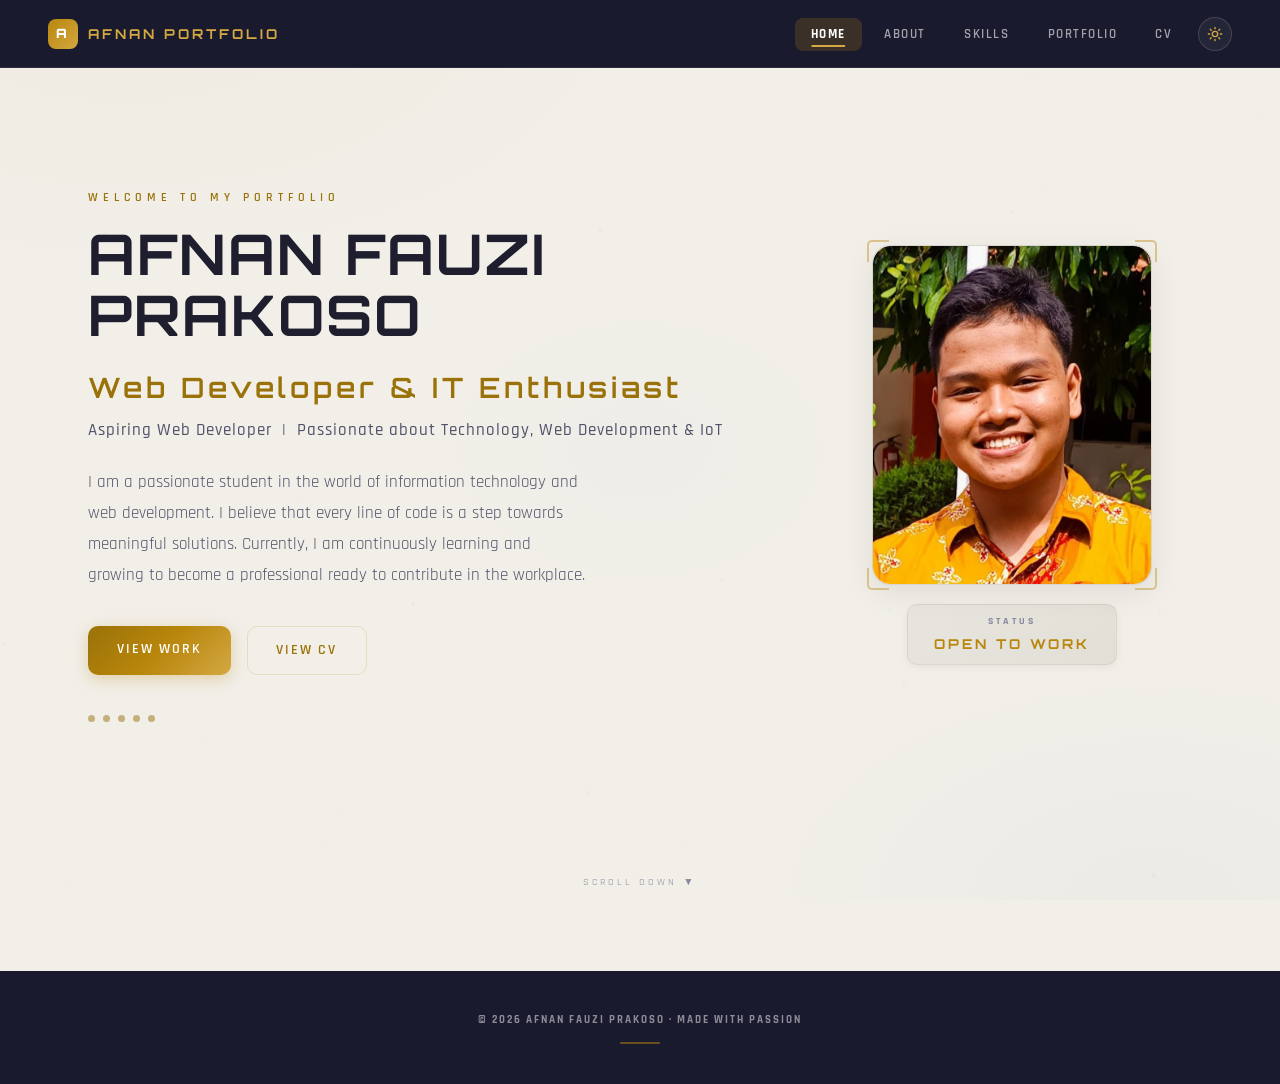
<file: index.html>
<!DOCTYPE html>
<html lang="en">
<head>
  <meta charset="UTF-8" />
  <meta name="viewport" content="width=device-width, initial-scale=1.0" />
  <title>Afnan Fauzi Prakoso — Beranda</title>
  <link rel="preconnect" href="https://fonts.googleapis.com" />
  <link rel="preconnect" href="https://fonts.gstatic.com" crossorigin />
  <link href="https://fonts.googleapis.com/css2?family=Rajdhani:wght@300;400;500;600;700&family=Orbitron:wght@400;500;600;700;800;900&family=Inter:wght@300;400;500;600;700&display=swap" rel="stylesheet" />
  <link rel="stylesheet" href="style.css" />
  <script>
    (function () {
      var t = null;
      try { t = localStorage.getItem('theme'); } catch (e) {}
      if (t !== 'light' && t !== 'dark') {
        t = window.matchMedia('(prefers-color-scheme: dark)').matches ? 'dark' : 'light';
      }
      document.documentElement.setAttribute('data-theme', t);
    })();
  </script>
</head>
<body>

  <canvas id="bgCanvas"></canvas>

  <!-- NAVBAR -->
  <nav class="navbar" id="navbar">
    <div class="nav-brand">
      <div class="nav-brand-icon">A</div>
      <span class="brand-text">AFNAN PORTFOLIO</span>
    </div>
    <button class="hamburger" id="hamburger" aria-label="Menu">
      <span></span><span></span><span></span>
    </button>
    <ul class="nav-links" id="navLinks">
      <li><a href="index.html"     class="nav-link active">Home</a></li>
      <li><a href="about.html"     class="nav-link">About</a></li>
      <li><a href="skills.html"    class="nav-link">Skills</a></li>
      <li><a href="portfolio.html" class="nav-link">Portfolio</a></li>
      <li><a href="cv.html"        class="nav-link">CV</a></li>
    </ul>
    <button class="theme-toggle" id="themeToggle" aria-label="Ganti tema terang/gelap" title="Ganti tema">
      <svg class="icon-sun" viewBox="0 0 24 24" fill="none" stroke="currentColor" stroke-width="2" stroke-linecap="round"><circle cx="12" cy="12" r="4"/><path d="M12 2v2M12 20v2M4.9 4.9l1.4 1.4M17.7 17.7l1.4 1.4M2 12h2M20 12h2M4.9 19.1l1.4-1.4M17.7 6.3l1.4-1.4"/></svg>
      <svg class="icon-moon" viewBox="0 0 24 24" fill="none" stroke="currentColor" stroke-width="2" stroke-linecap="round" stroke-linejoin="round"><path d="M21 12.8A9 9 0 1 1 11.2 3a7 7 0 0 0 9.8 9.8z"/></svg>
    </button>
  </nav>

  <!-- PAGE 1 — HOMEPAGE -->
  <main class="page page-home">
    <div class="home-container">

      <!-- TEXT SIDE -->
      <div class="home-text">
        <p class="greeting">WELCOME TO MY PORTFOLIO</p>

        <h1 class="full-name">
          AFNAN FAUZI PRAKOSO
          <br/>
          <span class="nickname">Web Developer & IT Enthusiast</span>
        </h1>

        <p class="tagline">
          Aspiring Web Developer &nbsp;|&nbsp; Passionate about Technology, Web Development &amp; IoT
        </p>

        <p class="bio">
          I am a passionate student in the world of information technology and web development.
          I believe that every line of code is a step towards meaningful solutions.
          Currently, I am continuously learning and growing to become a professional ready to contribute in the workplace.
        </p>

        <div class="home-buttons">
          <a href="portfolio.html" class="btn btn-primary">View Work</a>
          <a href="cv.html"        class="btn btn-outline">View CV</a>
        </div>

        <div class="dots-row">
          <span class="dot"></span>
          <span class="dot"></span>
          <span class="dot"></span>
          <span class="dot"></span>
          <span class="dot"></span>
        </div>
      </div>

      <!-- PHOTO SIDE -->
      <div class="home-photo">
        <div class="photo-frame">
          <div class="photo-inner">
            <img src="foto/foto home2.jpeg" alt="Foto Profesional" class="profile-photo" />
            <div class="photo-fallback">
              <span>YOUR</span>
              <span>PHOTO</span>
            </div>
          </div>
          <div class="frame-corner tl"></div>
          <div class="frame-corner tr"></div>
          <div class="frame-corner bl"></div>
          <div class="frame-corner br"></div>
        </div>

        <div class="score-badge">
          <span class="pixel-text">STATUS</span>
          <span class="score-val">OPEN TO WORK</span>
        </div>
      </div>

    </div>

    <div class="scroll-hint">SCROLL DOWN ▼</div>
  </main>

  <!-- FOOTER -->
  <footer class="site-footer">
    <p class="pixel-text">© 2026 AFNAN FAUZI PRAKOSO · MADE WITH PASSION</p>
    <div class="footer-divider"></div>
  </footer>

  <script src="script.js"></script>
</body>
</html>
</file>
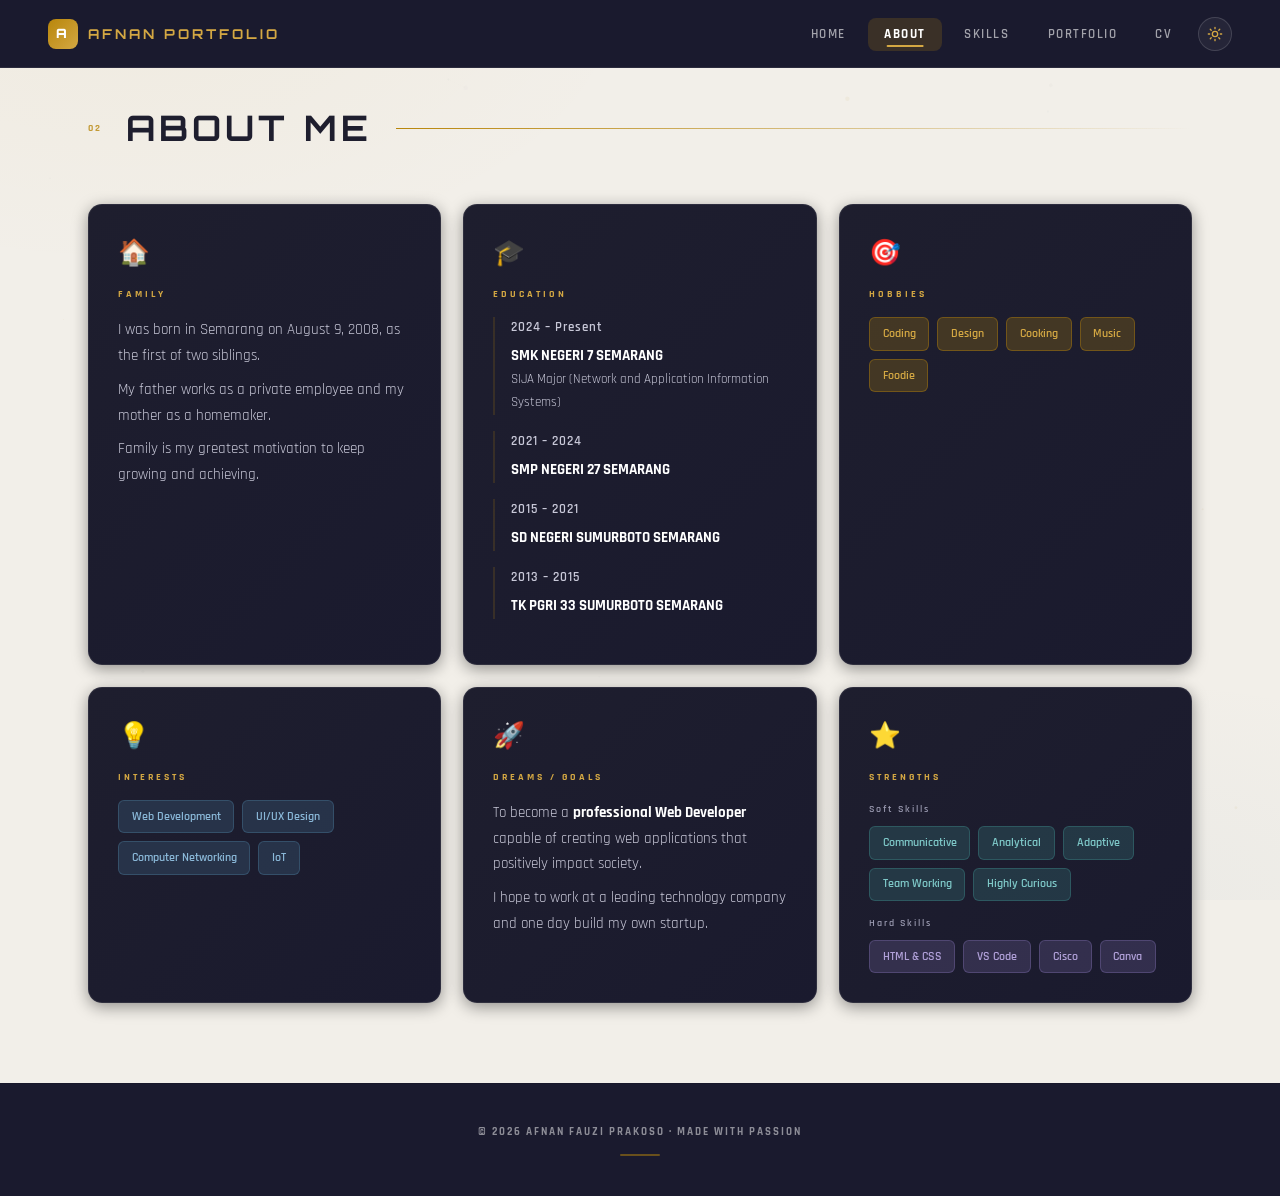
<file: about.html>
<!DOCTYPE html>
<html lang="en">
<head>
  <meta charset="UTF-8" />
  <meta name="viewport" content="width=device-width, initial-scale=1.0" />
  <title>Afnan Fauzi Prakoso — About Me</title>
  <link rel="preconnect" href="https://fonts.googleapis.com" />
  <link rel="preconnect" href="https://fonts.gstatic.com" crossorigin />
  <link href="https://fonts.googleapis.com/css2?family=Rajdhani:wght@300;400;500;600;700&family=Orbitron:wght@400;500;600;700;800;900&family=Inter:wght@300;400;500;600;700&display=swap" rel="stylesheet" />
  <link rel="stylesheet" href="style.css" />
  <script>
    (function () {
      var t = null;
      try { t = localStorage.getItem('theme'); } catch (e) {}
      if (t !== 'light' && t !== 'dark') {
        t = window.matchMedia('(prefers-color-scheme: dark)').matches ? 'dark' : 'light';
      }
      document.documentElement.setAttribute('data-theme', t);
    })();
  </script>
</head>
<body>

  <canvas id="bgCanvas"></canvas>

  <!-- NAVBAR -->
  <nav class="navbar" id="navbar">
    <div class="nav-brand">
      <div class="nav-brand-icon">A</div>
      <span class="brand-text">AFNAN PORTFOLIO</span>
    </div>
    <button class="hamburger" id="hamburger" aria-label="Menu">
      <span></span><span></span><span></span>
    </button>
    <ul class="nav-links" id="navLinks">
      <li><a href="index.html"     class="nav-link">Home</a></li>
      <li><a href="about.html"     class="nav-link active">About</a></li>
      <li><a href="skills.html"    class="nav-link">Skills</a></li>
      <li><a href="portfolio.html" class="nav-link">Portfolio</a></li>
      <li><a href="cv.html"        class="nav-link">CV</a></li>
    </ul>
    <button class="theme-toggle" id="themeToggle" aria-label="Ganti tema terang/gelap" title="Ganti tema">
      <svg class="icon-sun" viewBox="0 0 24 24" fill="none" stroke="currentColor" stroke-width="2" stroke-linecap="round"><circle cx="12" cy="12" r="4"/><path d="M12 2v2M12 20v2M4.9 4.9l1.4 1.4M17.7 17.7l1.4 1.4M2 12h2M20 12h2M4.9 19.1l1.4-1.4M17.7 6.3l1.4-1.4"/></svg>
      <svg class="icon-moon" viewBox="0 0 24 24" fill="none" stroke="currentColor" stroke-width="2" stroke-linecap="round" stroke-linejoin="round"><path d="M21 12.8A9 9 0 1 1 11.2 3a7 7 0 0 0 9.8 9.8z"/></svg>
    </button>
  </nav>

  <!-- PAGE 2 — ABOUT ME -->
  <main class="page">

    <div class="section-header">
      <span class="section-number">02</span>
      <h2 class="section-title">ABOUT ME</h2>
      <span class="section-line"></span>
    </div>

    <div class="about-grid">

      <!-- FAMILY -->
      <div class="about-card fade-in">
        <div class="card-icon">🏠</div>
        <h3 class="card-title">FAMILY</h3>
        <div class="card-body">
          <p>I was born in Semarang on August 9, 2008, as the first of two siblings.</p>
          <p>My father works as a private employee and my mother as a homemaker.</p>
          <p>Family is my greatest motivation to keep growing and achieving.</p>
        </div>
      </div>

      <!-- EDUCATION -->
      <div class="about-card fade-in">
        <div class="card-icon">🎓</div>
        <h3 class="card-title">EDUCATION</h3>
        <div class="card-body">
          <div class="edu-item">
            <span class="edu-year">2024 – Present</span>
            <strong>SMK NEGERI 7 SEMARANG</strong>
            <span>SIJA Major (Network and Application Information Systems)</span>
          </div>
          <div class="edu-item">
            <span class="edu-year">2021 – 2024</span>
            <strong>SMP NEGERI 27 SEMARANG</strong>
          </div>
          <div class="edu-item">
            <span class="edu-year">2015 – 2021</span>
            <strong>SD NEGERI SUMURBOTO SEMARANG</strong>
          </div>
          <div class="edu-item">
            <span class="edu-year">2013 – 2015</span>
            <strong>TK PGRI 33 SUMURBOTO SEMARANG</strong>
          </div>
        </div>
      </div>

      <!-- HOBBIES -->
      <div class="about-card fade-in">
        <div class="card-icon">🎯</div>
        <h3 class="card-title">HOBBIES</h3>
        <div class="card-body hobi-list">
          <span class="hobi-tag">Coding</span>
          <span class="hobi-tag">Design</span>
          <span class="hobi-tag">Cooking</span>
          <span class="hobi-tag">Music</span>
          <span class="hobi-tag">Foodie</span>
        </div>
      </div>

      <!-- INTERESTS -->
      <div class="about-card fade-in">
        <div class="card-icon">💡</div>
        <h3 class="card-title">INTERESTS</h3>
        <div class="card-body hobi-list">
          <span class="hobi-tag interest">Web Development</span>
          <span class="hobi-tag interest">UI/UX Design</span>
          <span class="hobi-tag interest">Computer Networking</span>
          <span class="hobi-tag interest">IoT</span>
        </div>
      </div>

      <!-- DREAMS/GOALS -->
      <div class="about-card fade-in">
        <div class="card-icon">🚀</div>
        <h3 class="card-title">DREAMS / GOALS</h3>
        <div class="card-body">
          <p>To become a <strong>professional Web Developer</strong> capable of creating web applications that positively impact society.</p>
          <p>I hope to work at a leading technology company and one day build my own startup.</p>
        </div>
      </div>

      <!-- STRENGTHS -->
      <div class="about-card fade-in">
        <div class="card-icon">⭐</div>
        <h3 class="card-title">STRENGTHS</h3>
        <div class="card-body">
          <p class="kelebihan-label">Soft Skills</p>
          <div class="hobi-list">
            <span class="hobi-tag soft">Communicative</span>
            <span class="hobi-tag soft">Analytical</span>
            <span class="hobi-tag soft">Adaptive</span>
            <span class="hobi-tag soft">Team Working</span>
            <span class="hobi-tag soft">Highly Curious</span>
          </div>
          <p class="kelebihan-label" style="margin-top:0.8rem">Hard Skills</p>
          <div class="hobi-list">
            <span class="hobi-tag hard">HTML &amp; CSS</span>
            <span class="hobi-tag hard">VS Code</span>
            <span class="hobi-tag hard">Cisco</span>
            <span class="hobi-tag hard">Canva</span>
          </div>
        </div>
      </div>

    </div>
  </main>

  <!-- FOOTER -->
  <footer class="site-footer">
    <p class="pixel-text">© 2026 AFNAN FAUZI PRAKOSO · MADE WITH PASSION</p>
    <div class="footer-divider"></div>
  </footer>

  <script src="script.js"></script>
</body>
</html>
</file>
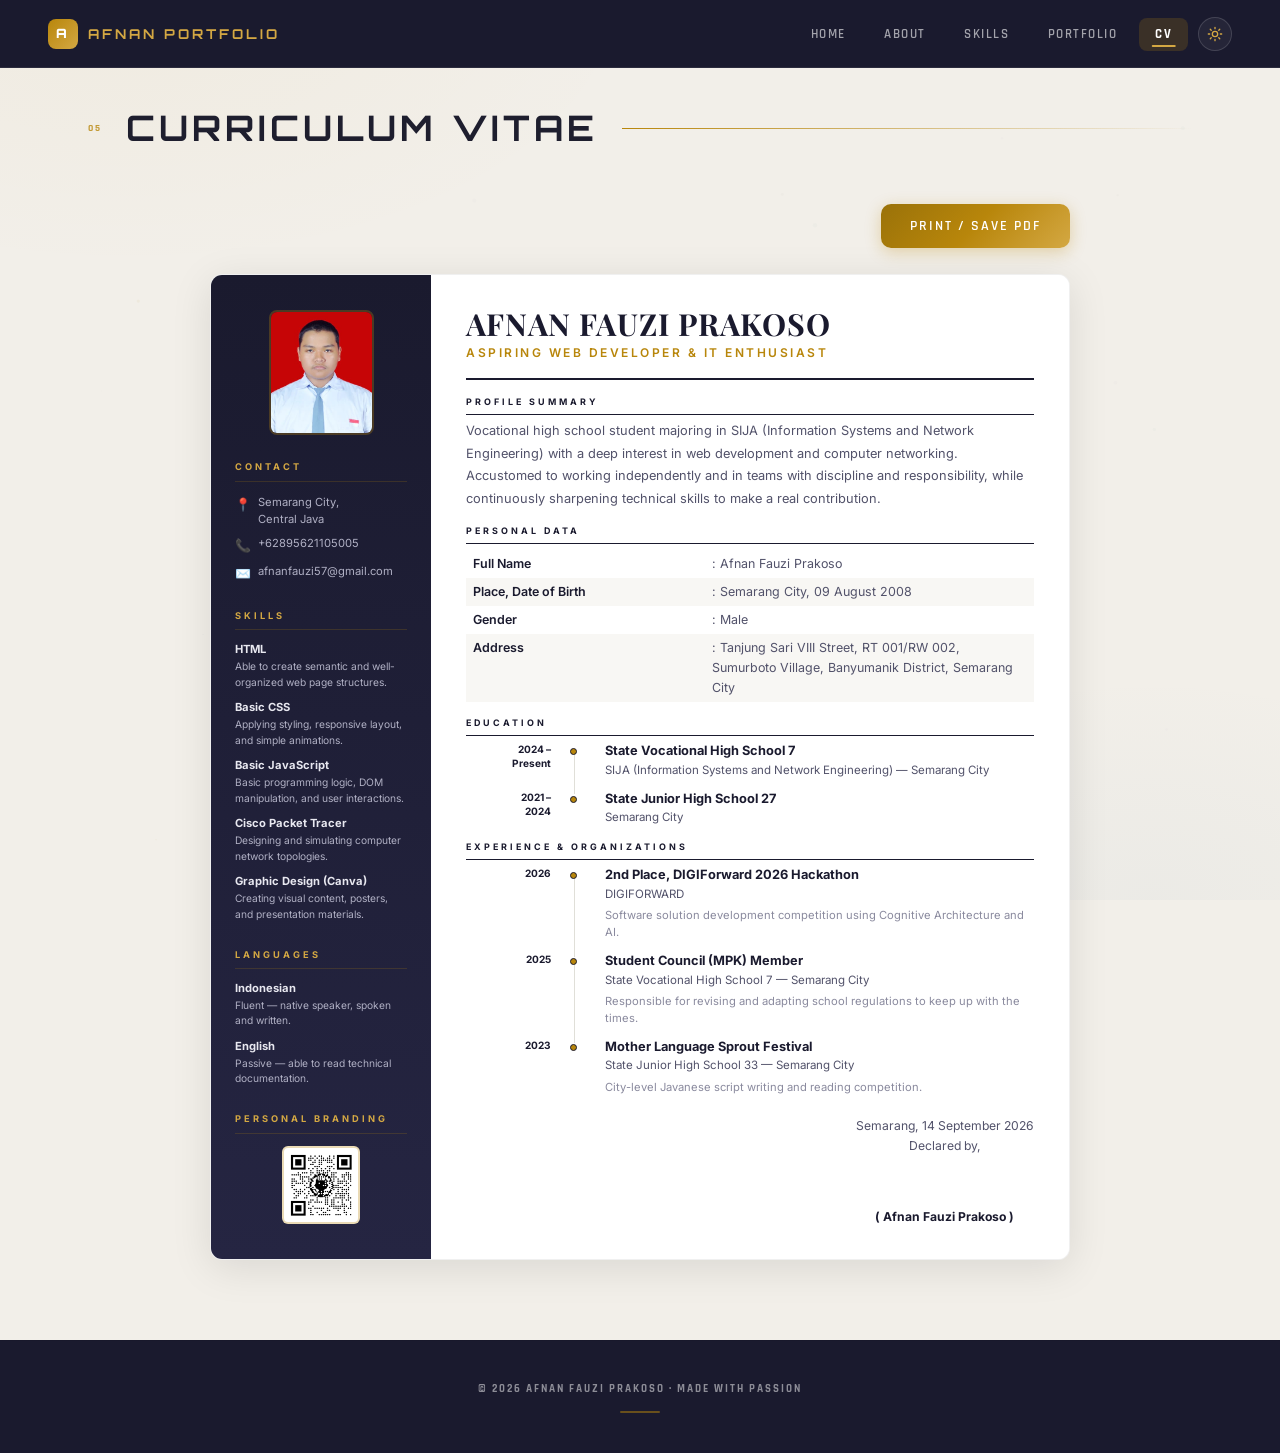
<file: cv.html>
<!DOCTYPE html>
<html lang="en">
<head>
  <meta charset="UTF-8" />
  <meta name="viewport" content="width=device-width, initial-scale=1.0" />
  <title>Afnan Fauzi Prakoso — Curriculum Vitae</title>
  <link rel="preconnect" href="https://fonts.googleapis.com" />
  <link rel="preconnect" href="https://fonts.gstatic.com" crossorigin />
  <link href="https://fonts.googleapis.com/css2?family=Rajdhani:wght@300;400;500;600;700&family=Orbitron:wght@400;500;600;700;800;900&family=Inter:wght@300;400;500;600;700&family=Playfair+Display:wght@600;700&display=swap" rel="stylesheet" />
  <link rel="stylesheet" href="style.css" />
  <style>
    .cv-page-wrap { max-width: 860px; margin: 0 auto; }
    .cv-actions { display: flex; justify-content: flex-end; gap: 0.8rem; margin-bottom: 1.6rem; }

    .cv-sheet {
      display: grid;
      grid-template-columns: 220px 1fr;
      background: #fff;
      border-radius: 12px;
      overflow: hidden;
      box-shadow: 0 8px 40px rgba(0,0,0,0.1);
      font-family: 'Inter', sans-serif;
      color: #1e1e2e;
      border: 1px solid rgba(0,0,0,0.06);
    }

    .cvp-sidebar {
      background: linear-gradient(180deg, #1a1a2e 0%, #252542 100%);
      padding: 2.2rem 1.5rem;
      display: flex;
      flex-direction: column;
      gap: 1.6rem;
    }

    .cvp-photo-box { display: flex; flex-direction: column; align-items: center; gap: 0.7rem; }
    .cvp-photo {
      width: 105px; height: 125px;
      object-fit: cover; object-position: top;
      border-radius: 8px;
      border: 2px solid rgba(184,134,11,0.3);
    }
    .cvp-photo-placeholder {
      width: 105px; height: 125px;
      border-radius: 8px;
      border: 2px solid rgba(184,134,11,0.3);
      background: #1e1e32;
      display: flex; align-items: center; justify-content: center;
      font-size: 0.62rem; color: #8a8a9e; letter-spacing: 1px;
    }

    .cvp-sb-section { display: flex; flex-direction: column; gap: 0.5rem; }
    .cvp-sb-title {
      font-family: 'Inter', sans-serif;
      font-size: 0.58rem; font-weight: 700;
      letter-spacing: 3px; text-transform: uppercase;
      color: #d4a843;
      padding-bottom: 0.35rem;
      border-bottom: 1px solid rgba(184,134,11,0.2);
      margin-bottom: 0.25rem;
    }

    .cvp-contact { list-style: none; display: flex; flex-direction: column; gap: 0.5rem; }
    .cvp-contact li {
      display: flex; align-items: flex-start; gap: 0.45rem;
      font-size: 0.7rem; color: #b0b0c4;
      line-height: 1.5; word-break: break-all;
    }
    .cvp-ci { font-size: 0.8rem; flex-shrink: 0; margin-top: 0.05rem; }

    .cvp-skill-rows { display: flex; flex-direction: column; gap: 0.65rem; }
    .cvp-skill-row { display: flex; flex-direction: column; gap: 0.15rem; }
    .cvp-skill-name { font-size: 0.7rem; font-weight: 700; color: #e8e8f0; line-height: 1.3; }
    .cvp-skill-desc { font-size: 0.64rem; color: #b0b0c4; line-height: 1.5; }

    .cvp-qr-box { display: flex; justify-content: center; align-items: center; }
    .cvp-qr-img {
      width: 78px; height: 78px;
      background: #fff; padding: 4px;
      border-radius: 6px;
      border: 2px solid rgba(184,134,11,0.3);
    }
    .cvp-qr-caption {
      font-size: 0.6rem; color: #b0b0c4;
      text-align: center; line-height: 1.4;
      margin-top: 0.4rem;
    }

    .cvp-quote {
      margin-top: auto; padding: 0.85rem 0.9rem;
      border-left: 3px solid #d4a843;
      font-size: 0.7rem; font-style: italic;
      color: #8a8a9e; line-height: 1.7;
    }

    .cvp-main {
      background: #fff;
      padding: 2rem 2.2rem 1.8rem;
      display: flex; flex-direction: column; gap: 0.9rem;
    }

    .cvp-header { border-bottom: 2px solid #1a1a2e; padding-bottom: 1rem; }
    .cvp-name {
      font-family: 'Playfair Display', serif;
      font-size: 1.9rem; font-weight: 700;
      color: #1a1a2e; letter-spacing: 1px;
      line-height: 1.1; margin-bottom: 0.2rem;
    }
    .cvp-role {
      font-size: 0.75rem; font-weight: 600;
      letter-spacing: 2.5px; text-transform: uppercase;
      color: #b8860b;
    }

    .cvp-section { display: flex; flex-direction: column; gap: 0.35rem; }
    .cvp-sec-title {
      font-size: 0.56rem; font-weight: 700;
      letter-spacing: 3px; text-transform: uppercase;
      color: #1a1a2e;
      padding-bottom: 0.3rem;
      border-bottom: 1.5px solid #1a1a2e;
    }

    .cvp-bio { font-size: 0.8rem; color: #52526a; line-height: 1.75; }

    .cvp-data-table { width: 100%; border-collapse: collapse; font-size: 0.78rem; }
    .cvp-data-table tr td { padding: 0.25rem 0.45rem; color: #52526a; vertical-align: top; }
    .cvp-data-table tr td:first-child {
      font-weight: 600; color: #1a1a2e;
      white-space: nowrap; width: 42%;
    }
    .cvp-data-table tr:nth-child(even) td { background: #f8f7f4; }

    .cvp-timeline { display: flex; flex-direction: column; gap: 0.7rem; }
    .cvp-tl-item {
      display: grid; grid-template-columns: 90px 1fr;
      gap: 1.9rem; position: relative; padding-left: 0.5rem;
    }
    .cvp-tl-item::before {
      content: ''; position: absolute;
      left: 108px; top: 8px; bottom: -1rem;
      width: 1px; background: #e0dfd8;
    }
    .cvp-tl-item:last-child::before { display: none; }
    .cvp-tl-left { display: flex; flex-direction: column; align-items: flex-end; gap: 2px; padding-right: 0.8rem; }
    .cvp-tl-year { font-size: 0.63rem; font-weight: 700; color: #1a1a2e; text-align: right; line-height: 1.4; }
    .cvp-tl-dot {
      position: absolute; left: 104px; top: 6px;
      width: 7px; height: 7px; border-radius: 50%;
      background: #b8860b; border: 1.5px solid #1a1a2e;
      flex-shrink: 0;
    }
    .cvp-tl-right { display: flex; flex-direction: column; gap: 0.15rem; padding-left: 0.65rem; }
    .cvp-tl-inst { font-size: 0.8rem; font-weight: 700; color: #1a1a2e; line-height: 1.35; }
    .cvp-tl-sub { font-size: 0.72rem; color: #52526a; line-height: 1.45; }
    .cvp-tl-desc { font-size: 0.7rem; color: #8a8a9e; line-height: 1.5; margin-top: 0.15rem; }

    .cvp-sign { display: flex; justify-content: flex-end; padding-top: 0.4rem; }
    .cvp-sign-block { text-align: center; font-size: 0.76rem; color: #52526a; }
    .cvp-sign-space { height: 52px; }
    .cvp-sign-name { font-weight: 700; color: #1a1a2e; }

    @media print {
      #bgCanvas, .navbar, .page > .section-header, .cv-actions, .site-footer { display: none !important; }
      body { background: #fff !important; }
      .page { padding: 0 !important; margin: 0 !important; }
      .cv-page-wrap { max-width: 100% !important; }
      .cv-sheet { box-shadow: none !important; border-radius: 0 !important; width: 100% !important; display: grid !important; grid-template-columns: 210px 1fr !important; }
      .cvp-sidebar { -webkit-print-color-adjust: exact; print-color-adjust: exact; }
      .cvp-tl-item, .cvp-section { page-break-inside: avoid; }
    }

    @media (max-width: 700px) {
      .cv-sheet { grid-template-columns: 1fr; }
      .cvp-sidebar { padding: 1.6rem 1.3rem; }
      .cvp-main { padding: 1.4rem 1.1rem; }
      .cvp-name { font-size: 1.5rem; }
      .cvp-tl-item { grid-template-columns: 75px 1fr; }
      .cvp-tl-item::before { left: 68px; }
      .cvp-tl-dot { left: 65px; }
    }
  </style>
  <script>
    (function () {
      var t = null;
      try { t = localStorage.getItem('theme'); } catch (e) {}
      if (t !== 'light' && t !== 'dark') {
        t = window.matchMedia('(prefers-color-scheme: dark)').matches ? 'dark' : 'light';
      }
      document.documentElement.setAttribute('data-theme', t);
    })();
  </script>
</head>
<body>

  <canvas id="bgCanvas"></canvas>

  <nav class="navbar" id="navbar">
    <div class="nav-brand">
      <div class="nav-brand-icon">A</div>
      <span class="brand-text">AFNAN PORTFOLIO</span>
    </div>
    <button class="hamburger" id="hamburger" aria-label="Menu">
      <span></span><span></span><span></span>
    </button>
    <ul class="nav-links" id="navLinks">
      <li><a href="index.html" class="nav-link">Home</a></li>
      <li><a href="about.html" class="nav-link">About</a></li>
      <li><a href="skills.html" class="nav-link">Skills</a></li>
      <li><a href="portfolio.html" class="nav-link">Portfolio</a></li>
      <li><a href="cv.html" class="nav-link active">CV</a></li>
    </ul>
    <button class="theme-toggle" id="themeToggle" aria-label="Ganti tema terang/gelap" title="Ganti tema">
      <svg class="icon-sun" viewBox="0 0 24 24" fill="none" stroke="currentColor" stroke-width="2" stroke-linecap="round"><circle cx="12" cy="12" r="4"/><path d="M12 2v2M12 20v2M4.9 4.9l1.4 1.4M17.7 17.7l1.4 1.4M2 12h2M20 12h2M4.9 19.1l1.4-1.4M17.7 6.3l1.4-1.4"/></svg>
      <svg class="icon-moon" viewBox="0 0 24 24" fill="none" stroke="currentColor" stroke-width="2" stroke-linecap="round" stroke-linejoin="round"><path d="M21 12.8A9 9 0 1 1 11.2 3a7 7 0 0 0 9.8 9.8z"/></svg>
    </button>
  </nav>

  <main class="page">
    <div class="section-header">
      <span class="section-number">05</span>
      <h2 class="section-title">CURRICULUM VITAE</h2>
      <span class="section-line"></span>
    </div>

    <div class="cv-page-wrap">
      <div class="cv-actions">
        <button class="btn btn-primary" onclick="window.print()">Print / Save PDF</button>
      </div>

      <div class="cv-sheet" id="cvPrint">
        <aside class="cvp-sidebar">
          <div class="cvp-photo-box">
            <img src="foto/foto cv.jpeg" alt="CV Photo" class="cvp-photo" />
            <div class="cvp-photo-placeholder" style="display:none">PHOTO</div>
          </div>

          <div class="cvp-sb-section">
            <p class="cvp-sb-title">Contact</p>
            <ul class="cvp-contact">
              <li><span class="cvp-ci">📍</span> Semarang City, <br> Central Java</li>
              <li><span class="cvp-ci">📞</span> +62895621105005</li>
              <li><span class="cvp-ci">✉️</span> afnanfauzi57@gmail.com</li>
            </ul>
          </div>

          <div class="cvp-sb-section">
            <p class="cvp-sb-title">Skills</p>
            <div class="cvp-skill-rows">
              <div class="cvp-skill-row">
                <span class="cvp-skill-name">HTML</span>
                <span class="cvp-skill-desc">Able to create semantic and well-organized web page structures.</span>
              </div>
              <div class="cvp-skill-row">
                <span class="cvp-skill-name">Basic CSS</span>
                <span class="cvp-skill-desc">Applying styling, responsive layout, and simple animations.</span>
              </div>
              <div class="cvp-skill-row">
                <span class="cvp-skill-name">Basic JavaScript</span>
                <span class="cvp-skill-desc">Basic programming logic, DOM manipulation, and user interactions.</span>
              </div>
              <div class="cvp-skill-row">
                <span class="cvp-skill-name">Cisco Packet Tracer</span>
                <span class="cvp-skill-desc">Designing and simulating computer network topologies.</span>
              </div>
              <div class="cvp-skill-row">
                <span class="cvp-skill-name">Graphic Design (Canva)</span>
                <span class="cvp-skill-desc">Creating visual content, posters, and presentation materials.</span>
              </div>
            </div>
          </div>

          <div class="cvp-sb-section">
            <p class="cvp-sb-title">Languages</p>
            <div class="cvp-skill-rows">
              <div class="cvp-skill-row">
                <span class="cvp-skill-name">Indonesian</span>
                <span class="cvp-skill-desc">Fluent — native speaker, spoken and written.</span>
              </div>
              <div class="cvp-skill-row">
                <span class="cvp-skill-name">English</span>
                <span class="cvp-skill-desc">Passive — able to read technical documentation.</span>
              </div>
            </div>
          </div>

          <div class="cvp-sb-section">
            <p class="cvp-sb-title">Personal Branding</p>
            <div class="cvp-qr-box">
              <img src="foto/foto qr.png" alt="QR Code" class="cvp-qr-img" />
            </div>
          </div>
        </aside>

        <main class="cvp-main">
          <header class="cvp-header">
            <h1 class="cvp-name">AFNAN FAUZI PRAKOSO</h1>
            <p class="cvp-role">Aspiring Web Developer &amp; IT Enthusiast</p>
          </header>

          <section class="cvp-section">
            <h2 class="cvp-sec-title">Profile Summary</h2>
            <p class="cvp-bio">
              Vocational high school student majoring in SIJA (Information Systems and Network Engineering) with a deep interest in web development and computer networking. Accustomed to working independently and in teams with discipline and responsibility, while continuously sharpening technical skills to make a real contribution.
            </p>
          </section>

          <section class="cvp-section">
            <h2 class="cvp-sec-title">Personal Data</h2>
            <table class="cvp-data-table">
              <tr><td>Full Name</td><td>: Afnan Fauzi Prakoso</td></tr>
              <tr><td>Place, Date of Birth</td><td>: Semarang City, 09 August 2008</td></tr>
              <tr><td>Gender</td><td>: Male</td></tr>
              <tr><td>Address</td><td>: Tanjung Sari VIII Street, RT 001/RW 002, Sumurboto Village, Banyumanik District, Semarang City</td></tr>
            </table>
          </section>

          <section class="cvp-section">
            <h2 class="cvp-sec-title">Education</h2>
            <div class="cvp-timeline">
              <div class="cvp-tl-item">
                <div class="cvp-tl-left"><span class="cvp-tl-year">2024 –<br/>Present</span></div>
                <div class="cvp-tl-dot"></div>
                <div class="cvp-tl-right">
                  <span class="cvp-tl-inst">State Vocational High School 7</span>
                  <span class="cvp-tl-sub">SIJA (Information Systems and Network Engineering) — Semarang City</span>
                </div>
              </div>
              <div class="cvp-tl-item">
                <div class="cvp-tl-left"><span class="cvp-tl-year">2021 –<br/>2024</span></div>
                <div class="cvp-tl-dot"></div>
                <div class="cvp-tl-right">
                  <span class="cvp-tl-inst">State Junior High School 27</span>
                  <span class="cvp-tl-sub">Semarang City</span>
                </div>
              </div>
            </div>
          </section>

          <section class="cvp-section">
            <h2 class="cvp-sec-title">Experience &amp; Organizations</h2>
            <div class="cvp-timeline">
              <div class="cvp-tl-item">
                <div class="cvp-tl-left"><span class="cvp-tl-year">2026</span></div>
                <div class="cvp-tl-dot"></div>
                <div class="cvp-tl-right">
                  <span class="cvp-tl-inst">2nd Place, DIGIForward 2026 Hackathon</span>
                  <span class="cvp-tl-sub">DIGIFORWARD </span>
                  <span class="cvp-tl-desc">Software solution development competition using Cognitive Architecture and AI.</span>
                </div>
              </div>
              <div class="cvp-tl-item">
                <div class="cvp-tl-left"><span class="cvp-tl-year">2025</span></div>
                <div class="cvp-tl-dot"></div>
                <div class="cvp-tl-right">
                  <span class="cvp-tl-inst">Student Council (MPK) Member</span>
                  <span class="cvp-tl-sub">State Vocational High School 7 — Semarang City</span>
                  <span class="cvp-tl-desc">Responsible for revising and adapting school regulations to keep up with the times.</span>
                </div>
              </div>
              <div class="cvp-tl-item">
                <div class="cvp-tl-left"><span class="cvp-tl-year">2023</span></div>
                <div class="cvp-tl-dot"></div>
                <div class="cvp-tl-right">
                  <span class="cvp-tl-inst">Mother Language Sprout Festival</span>
                  <span class="cvp-tl-sub">State Junior High School 33 — Semarang City</span>
                  <span class="cvp-tl-desc">City-level Javanese script writing and reading competition.</span>
                </div>
              </div>
            </div>
          </section>

          <div class="cvp-sign">
            <div class="cvp-sign-block">
              <p>Semarang, 14 September 2026</p>
              <p>Declared by,</p>
              <div class="cvp-sign-space"></div>
              <p class="cvp-sign-name">( Afnan Fauzi Prakoso )</p>
            </div>
          </div>
        </main>
      </div>
    </div>
  </main>

  <footer class="site-footer">
    <p class="pixel-text">© 2026 AFNAN FAUZI PRAKOSO · MADE WITH PASSION</p>
    <div class="footer-divider"></div>
  </footer>

  <script src="script.js"></script>
  <script>
    document.querySelectorAll('.cvp-photo').forEach(img => {
      img.addEventListener('error', () => {
        img.style.display = 'none';
        const ph = img.nextElementSibling;
        if (ph) ph.style.display = 'flex';
      });
    });
  </script>
</body>
</html>
</file>
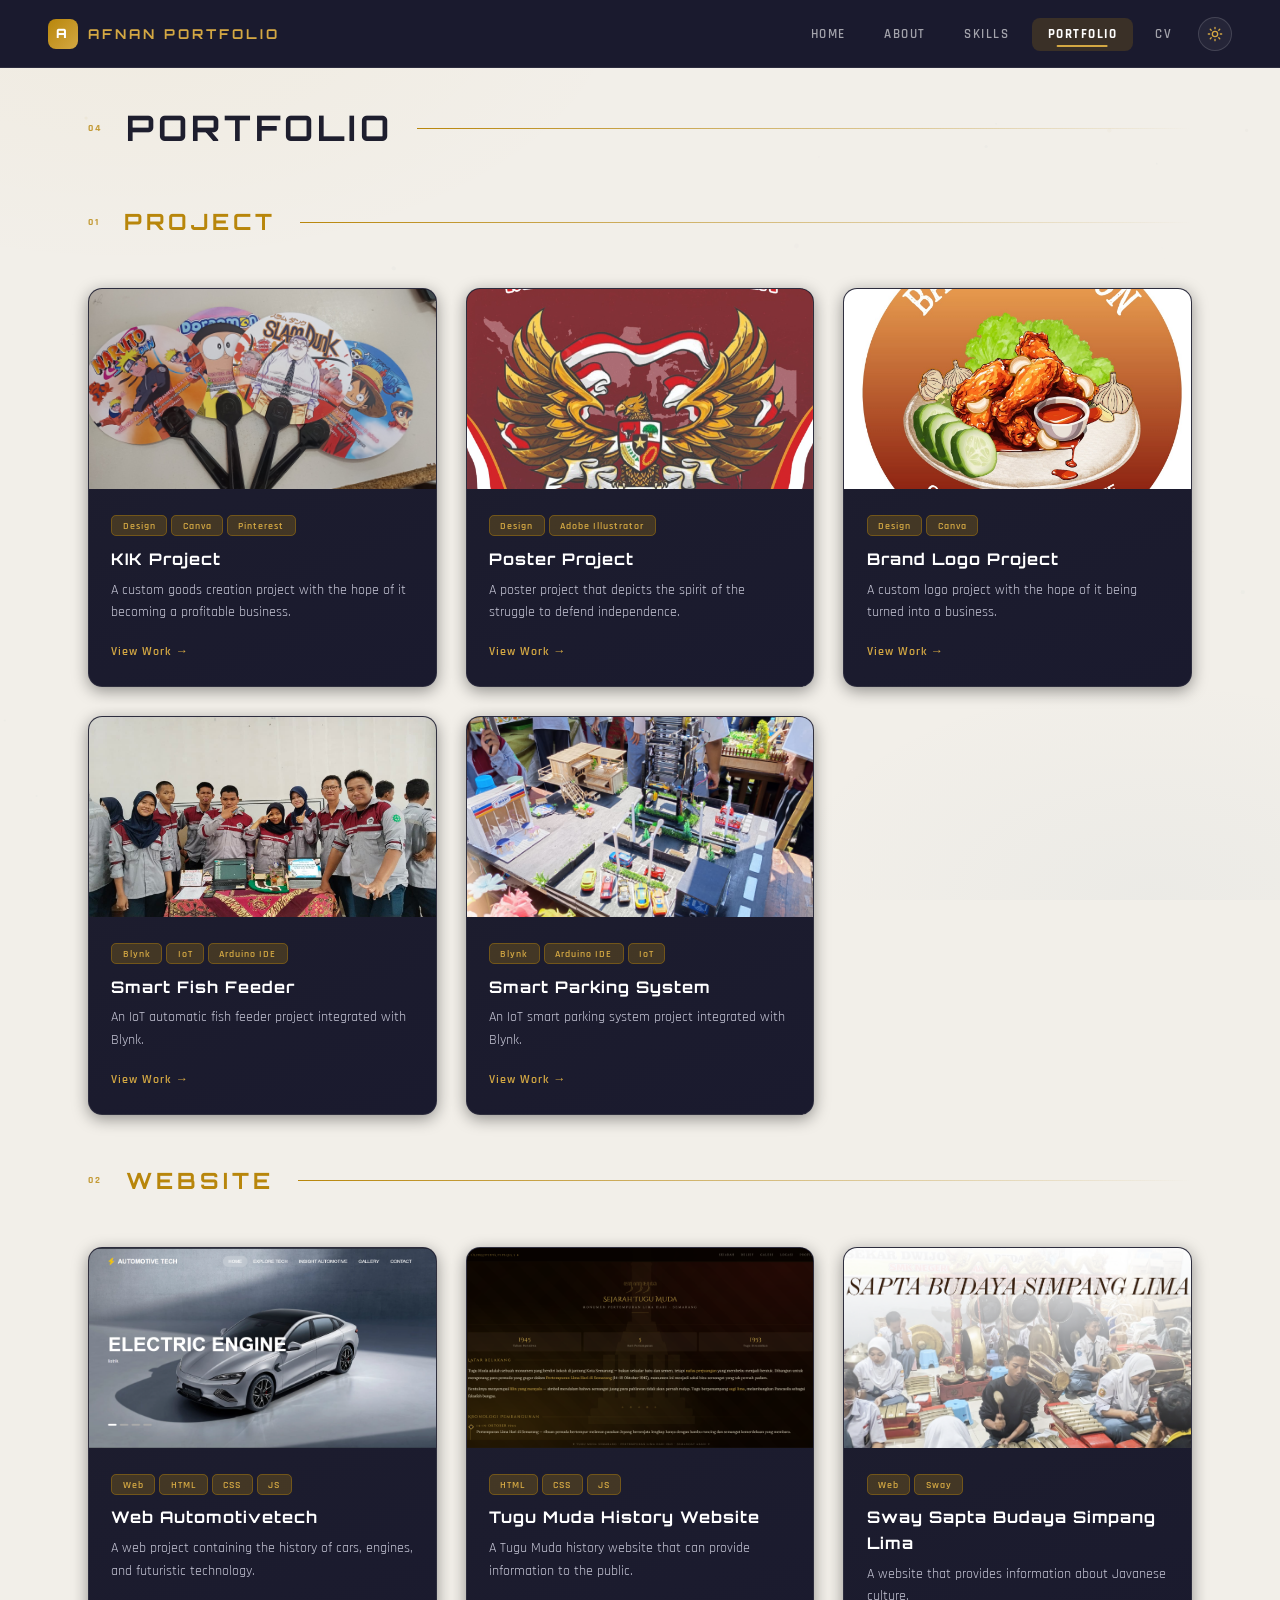
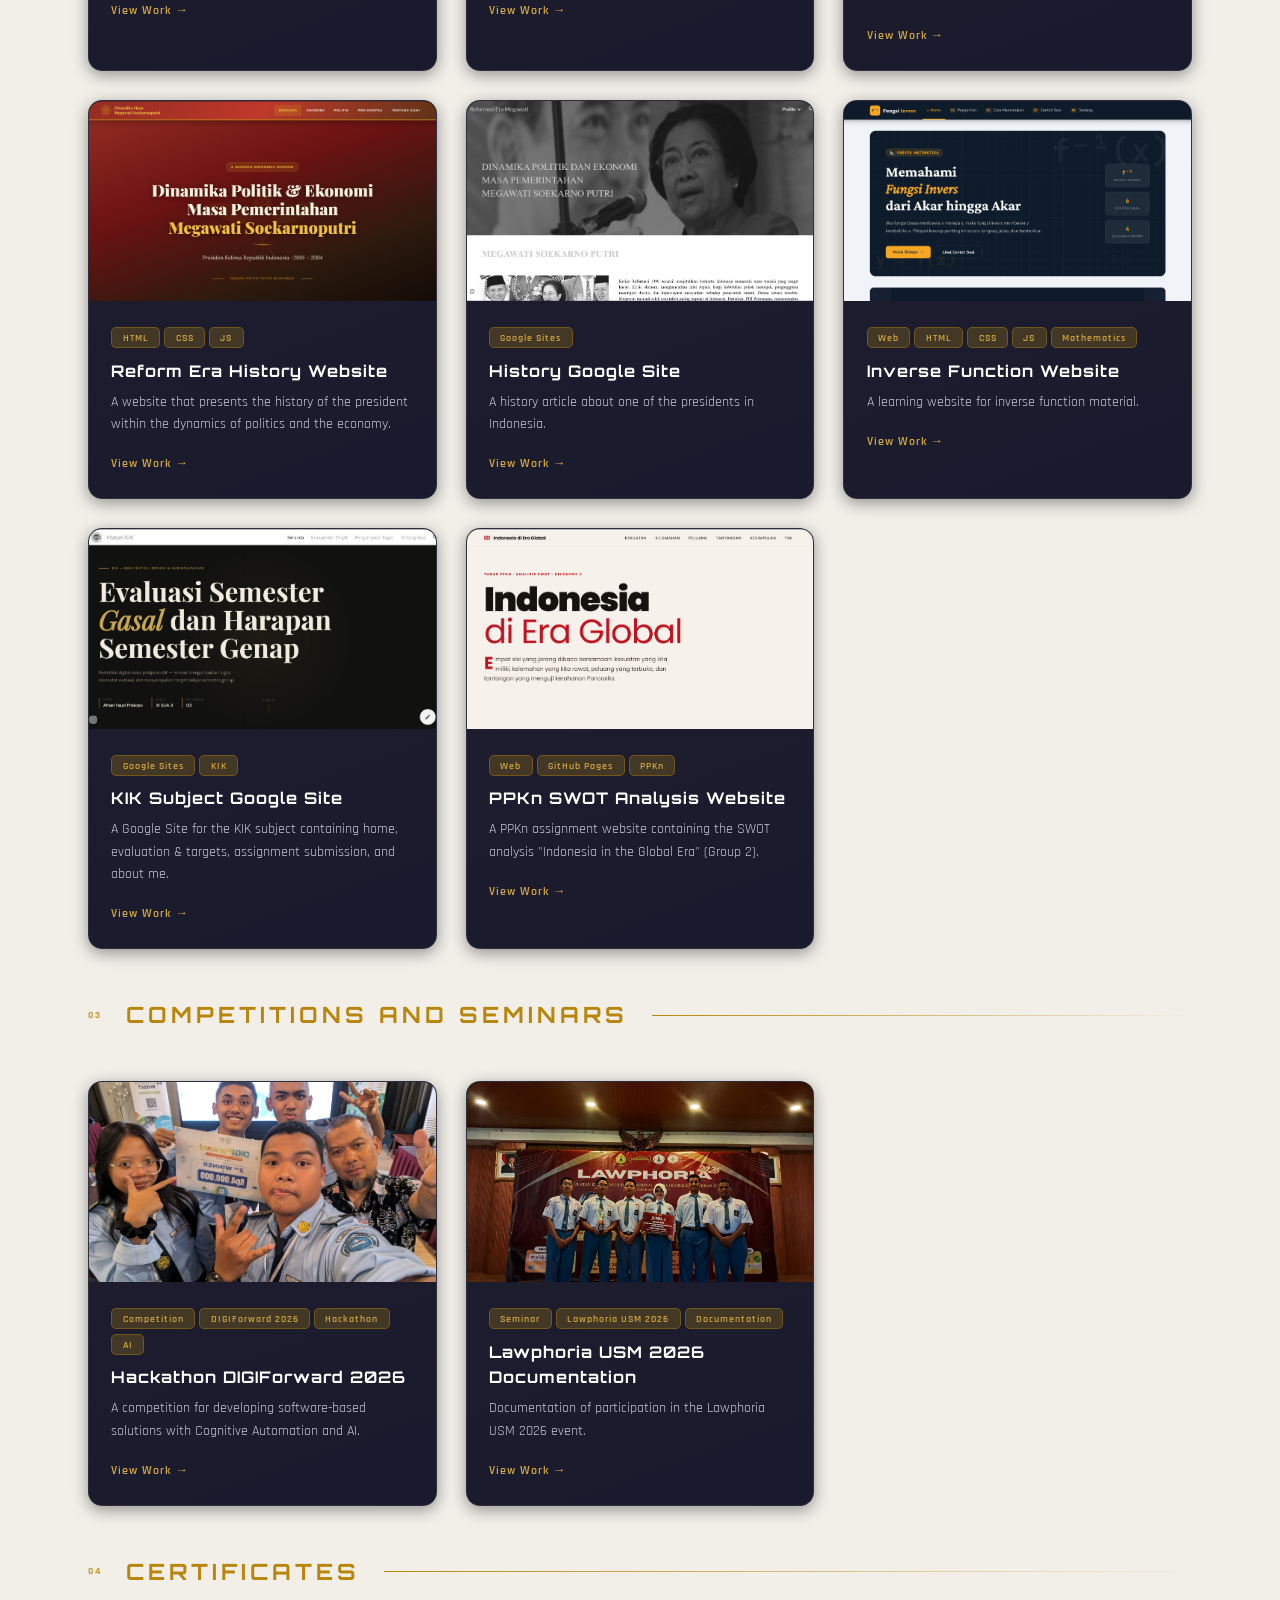
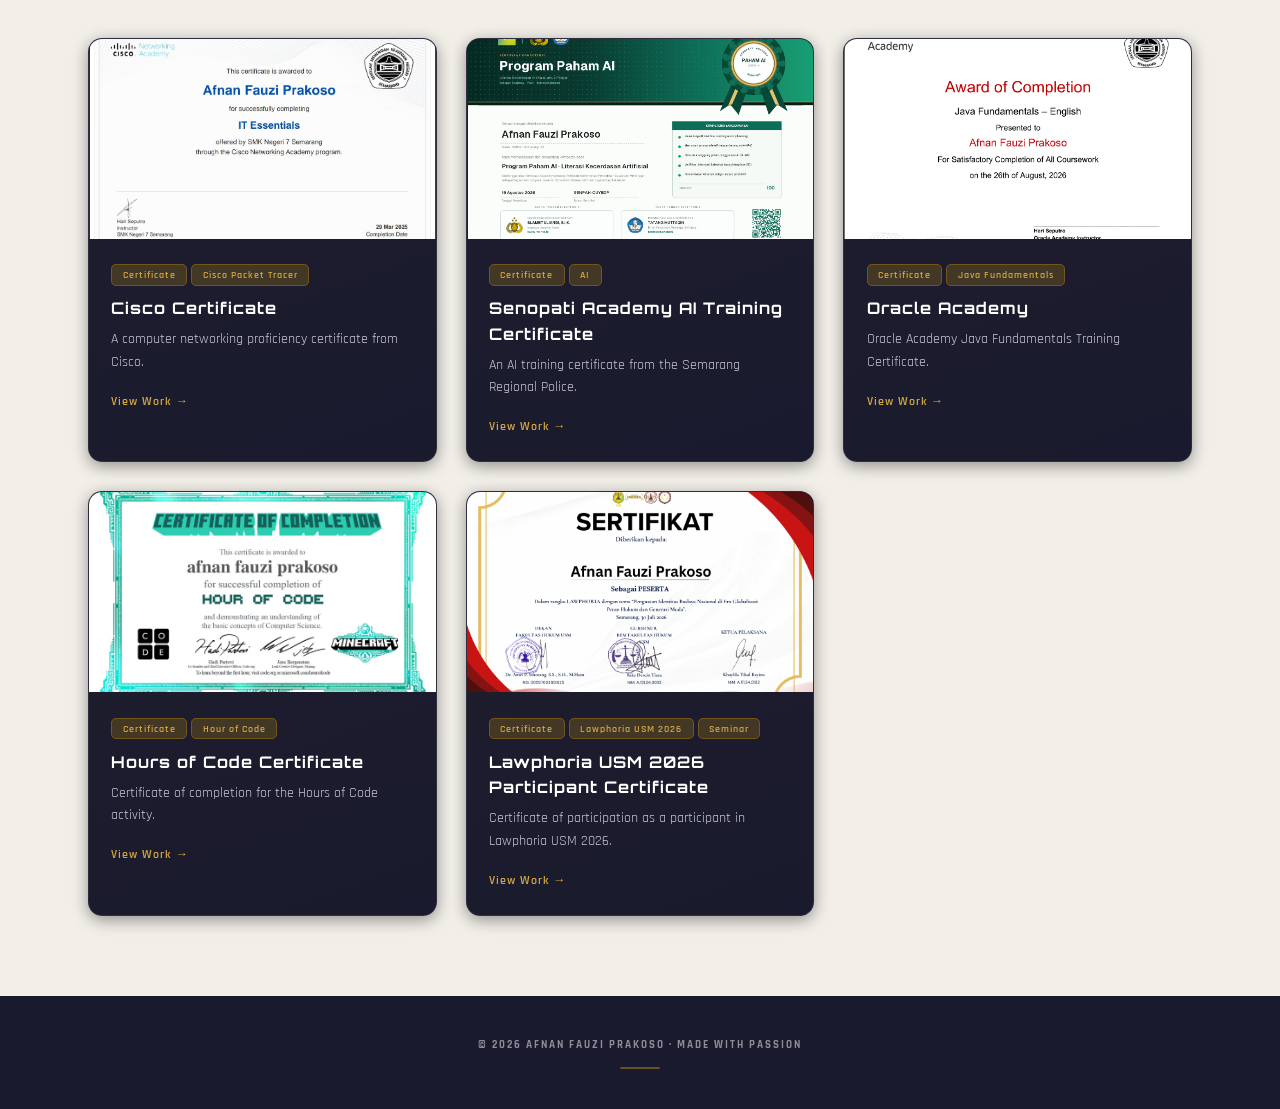
<file: portfolio.html>
<!DOCTYPE html>
<html lang="en">
<head>
  <meta charset="UTF-8" />
  <meta name="viewport" content="width=device-width, initial-scale=1.0" />
  <title>Afnan Fauzi Prakoso — Portfolio</title>
  <link rel="preconnect" href="https://fonts.googleapis.com" />
  <link rel="preconnect" href="https://fonts.gstatic.com" crossorigin />
  <link href="https://fonts.googleapis.com/css2?family=Rajdhani:wght@300;400;500;600;700&family=Orbitron:wght@400;500;600;700;800;900&family=Inter:wght@300;400;500;600;700&display=swap" rel="stylesheet" />
  <link rel="stylesheet" href="style.css" />
  <script>
    (function () {
      var t = null;
      try { t = localStorage.getItem('theme'); } catch (e) {}
      if (t !== 'light' && t !== 'dark') {
        t = window.matchMedia('(prefers-color-scheme: dark)').matches ? 'dark' : 'light';
      }
      document.documentElement.setAttribute('data-theme', t);
    })();
  </script>
</head>
<body>

  <canvas id="bgCanvas"></canvas>

  <!-- NAVBAR -->
  <nav class="navbar" id="navbar">  
    <div class="nav-brand">
      <div class="nav-brand-icon">A</div>
      <span class="brand-text">AFNAN PORTFOLIO</span>
    </div>
    <button class="hamburger" id="hamburger" aria-label="Menu">
      <span></span><span></span><span></span>
    </button>
    <ul class="nav-links" id="navLinks">
      <li><a href="index.html"     class="nav-link">Home</a></li>
      <li><a href="about.html"     class="nav-link">About</a></li>
      <li><a href="skills.html"    class="nav-link">Skills</a></li>
      <li><a href="portfolio.html" class="nav-link active">Portfolio</a></li>
      <li><a href="cv.html"        class="nav-link">CV</a></li>
    </ul>
    <button class="theme-toggle" id="themeToggle" aria-label="Toggle light/dark theme" title="Change theme">
      <svg class="icon-sun" viewBox="0 0 24 24" fill="none" stroke="currentColor" stroke-width="2" stroke-linecap="round"><circle cx="12" cy="12" r="4"/><path d="M12 2v2M12 20v2M4.9 4.9l1.4 1.4M17.7 17.7l1.4 1.4M2 12h2M20 12h2M4.9 19.1l1.4-1.4M17.7 6.3l1.4-1.4"/></svg>
      <svg class="icon-moon" viewBox="0 0 24 24" fill="none" stroke="currentColor" stroke-width="2" stroke-linecap="round" stroke-linejoin="round"><path d="M21 12.8A9 9 0 1 1 11.2 3a7 7 0 0 0 9.8 9.8z"/></svg>
    </button>
  </nav>

  <!-- PAGE 4 — PORTFOLIO -->
  <main class="page">

    <div class="section-header">
      <span class="section-number">04</span>
      <h2 class="section-title">PORTFOLIO</h2>
      <span class="section-line"></span>
    </div>

    <!-- GROUP: PROJECT -->
    <div class="section-header" style="margin-top: 3rem;">
      <span class="section-number">01</span>
      <h2 class="section-title" style="font-size: clamp(1rem, 2.2vw, 1.4rem); color: var(--gold);">PROJECT</h2>
      <span class="section-line"></span>
    </div>

    <div class="portfolio-grid">

      <!-- WORK 01 -->
      <div class="portfolio-card fade-in">
        <div class="port-img-wrap">
          <img src="foto/foto porto01.jpeg" alt="Project 01" class="port-img" />
          <div class="port-img-fallback">
            <span>PROJECT 01</span>
          </div>
          <div class="port-overlay">
            <a href="https://drive.google.com/drive/folders/177qSSZRpQd4s3XzeCd41fFttXzq4xozA" target="_blank" class="port-link-btn">VIEW</a>
          </div>
        </div>
        <div class="port-info">
          <span class="port-tag">Design</span>
          <span class="port-tag">Canva</span>
          <span class="port-tag">Pinterest</span>
          <h3 class="port-title">KIK Project</h3>
          <p class="port-desc">A custom goods creation project with the hope of it becoming a profitable business.</p>
          <a href="https://drive.google.com/drive/folders/177qSSZRpQd4s3XzeCd41fFttXzq4xozA" target="_blank" class="port-ext-link">View Work →</a>
        </div>
      </div>

      <!-- WORK 02 -->
      <div class="portfolio-card fade-in">
        <div class="port-img-wrap">
          <img src="foto/foto porto02.jpeg" alt="Project 02" class="port-img" />
          <div class="port-img-fallback">
            <span>PROJECT 02</span>
          </div>
          <div class="port-overlay">
            <a href="https://drive.google.com/drive/folders/1VxP01s0hjiltMjnnyqCJbg1ed4Jcjc7p" target="_blank" class="port-link-btn">VIEW</a>
          </div>
        </div>
        <div class="port-info">
          <span class="port-tag">Design</span>
          <span class="port-tag">Adobe Illustrator</span>
          <h3 class="port-title">Poster Project</h3>
          <p class="port-desc">A poster project that depicts the spirit of the struggle to defend independence.</p>
          <a href="https://drive.google.com/drive/folders/1VxP01s0hjiltMjnnyqCJbg1ed4Jcjc7p" target="_blank" class="port-ext-link">View Work →</a>
        </div>
      </div>

      <!-- WORK 03 -->
      <div class="portfolio-card fade-in">
        <div class="port-img-wrap">
          <img src="foto/foto porto03.jpeg" alt="Project 03" class="port-img" />
          <div class="port-img-fallback">
            <span>PROJECT 03</span>
          </div>
          <div class="port-overlay">
            <a href="https://drive.google.com/file/d/1D1lxcYUw1LMeSKzuEYy4rbRotns3gnG0/view?usp=drivesdk" target="_blank" class="port-link-btn">VIEW</a>
          </div>
        </div>
        <div class="port-info">
          <span class="port-tag">Design</span>
          <span class="port-tag">Canva</span>
          <h3 class="port-title">Brand Logo Project</h3>
          <p class="port-desc">A custom logo project with the hope of it being turned into a business.</p>
          <a href="https://drive.google.com/file/d/1D1lxcYUw1LMeSKzuEYy4rbRotns3gnG0/view?usp=drivesdk" target="_blank" class="port-ext-link">View Work →</a>
        </div>
      </div>

      <!-- WORK 04 -->
      <div class="portfolio-card fade-in">
        <div class="port-img-wrap">
          <img src="foto/foto porto04.jpeg" alt="Project 04" class="port-img" />
          <div class="port-img-fallback">
            <span>PROJECT 04</span>
          </div>
          <div class="port-overlay">
            <a href="https://drive.google.com/drive/folders/1TgCGrR1gssCBXzGrOExj0z8sXcXXG6lp?usp=drive_link" target="_blank" class="port-link-btn">VIEW</a>
          </div>
        </div>
        <div class="port-info">
          <span class="port-tag">Blynk</span>
          <span class="port-tag">IoT</span>
          <span class="port-tag">Arduino IDE</span>
          <h3 class="port-title">Smart Fish Feeder</h3>
          <p class="port-desc">An IoT automatic fish feeder project integrated with Blynk.</p>
          <a href="https://drive.google.com/drive/folders/1TgCGrR1gssCBXzGrOExj0z8sXcXXG6lp?usp=drive_link" target="_blank" class="port-ext-link">View Work →</a>
        </div>
      </div>

      <!-- WORK 05 -->
      <div class="portfolio-card fade-in">
        <div class="port-img-wrap">
          <img src="foto/foto porto05.jpeg" alt="Project 05" class="port-img" />
          <div class="port-img-fallback">
            <span>PROJECT 05</span>
          </div>
          <div class="port-overlay">
            <a href="https://drive.google.com/drive/folders/1-0ltCHHF3o7gZmuxZk0M5UiFCaRqOaGy?usp=drive_link" target="_blank" class="port-link-btn">VIEW</a>
          </div>
        </div>
        <div class="port-info">
          <span class="port-tag">Blynk</span>
          <span class="port-tag">Arduino IDE</span>
          <span class="port-tag">IoT</span>
          <h3 class="port-title">Smart Parking System</h3>
          <p class="port-desc">An IoT smart parking system project integrated with Blynk.</p>
          <a href="https://drive.google.com/drive/folders/1-0ltCHHF3o7gZmuxZk0M5UiFCaRqOaGy?usp=drive_link" target="_blank" class="port-ext-link">View Work →</a>
        </div>
      </div>

    </div>

    <!-- GROUP: WEBSITE -->
    <div class="section-header" style="margin-top: 3rem;">
      <span class="section-number">02</span>
      <h2 class="section-title" style="font-size: clamp(1rem, 2.2vw, 1.4rem); color: var(--gold);">WEBSITE</h2>
      <span class="section-line"></span>
    </div>

    <div class="portfolio-grid">

      <!-- WORK 06 -->
      <div class="portfolio-card fade-in">
        <div class="port-img-wrap">
          <img src="foto/foto porto06.png" alt="Project 06" class="port-img" />
          <div class="port-img-fallback">
            <span>PROJECT 06</span>
          </div>
          <div class="port-overlay">
            <a href="https://automotivetechnew.page.gd/" target="_blank" class="port-link-btn">VIEW</a>
          </div>
        </div>
        <div class="port-info">
          <span class="port-tag">Web</span>
          <span class="port-tag">HTML</span>
          <span class="port-tag">CSS</span>
          <span class="port-tag">JS</span>
          <h3 class="port-title">Web Automotivetech</h3>
          <p class="port-desc">A web project containing the history of cars, engines, and futuristic technology.</p>
          <a href="https://automotivetechnew.page.gd/" target="_blank" class="port-ext-link">View Work →</a>
        </div>
      </div>

      <!-- WORK 07 -->
      <div class="portfolio-card fade-in">
        <div class="port-img-wrap">
          <img src="foto/foto porto07.png" alt="Project 07" class="port-img" />
          <div class="port-img-fallback">
            <span>PROJECT 07</span>
          </div>
          <div class="port-overlay">
            <a href="https://sejarahtugumuda.page.gd/" target="_blank" class="port-link-btn">VIEW</a>
          </div>
        </div>
        <div class="port-info">
          <span class="port-tag">HTML</span>
          <span class="port-tag">CSS</span>
          <span class="port-tag">JS</span>
          <h3 class="port-title">Tugu Muda History Website</h3>
          <p class="port-desc">A Tugu Muda history website that can provide information to the public.</p>
          <a href="https://sejarahtugumuda.page.gd/" target="_blank" class="port-ext-link">View Work →</a>
        </div>
      </div>

      <!-- WORK 08 -->
      <div class="portfolio-card fade-in">
        <div class="port-img-wrap">
          <img src="foto/foto porto08.png" alt="Project 08" class="port-img" />
          <div class="port-img-fallback">
            <span>PROJECT 08</span>
          </div>
          <div class="port-overlay">
            <a href="https://sway.cloud.microsoft/y7N0xWxqgMgCAncp?ref=Link&loc=play" target="_blank" class="port-link-btn">VIEW</a>
          </div>
        </div>
        <div class="port-info">
          <span class="port-tag">Web</span>
          <span class="port-tag">Sway</span>
          <h3 class="port-title">Sway Sapta Budaya Simpang Lima</h3>
          <p class="port-desc">A website that provides information about Javanese culture.</p>
          <a href="https://sway.cloud.microsoft/y7N0xWxqgMgCAncp?ref=Link&loc=play" target="_blank" class="port-ext-link">View Work →</a>
        </div>
      </div>

      <!-- WORK 09 -->
      <div class="portfolio-card fade-in">
        <div class="port-img-wrap">
          <img src="foto/foto porto09.png" alt="Project 09" class="port-img" />
          <div class="port-img-fallback">
            <span>PROJECT 09</span>
          </div>
          <div class="port-overlay">
            <a href="http://dinamikapadazamanreformasi1.page.gd/" target="_blank" class="port-link-btn">VIEW</a>
          </div>
        </div>
        <div class="port-info">
          <span class="port-tag">HTML</span>
          <span class="port-tag">CSS</span>
          <span class="port-tag">JS</span>
          <h3 class="port-title">Reform Era History Website</h3>
          <p class="port-desc">A website that presents the history of the president within the dynamics of politics and the economy.</p>
          <a href="http://dinamikapadazamanreformasi1.page.gd/" target="_blank" class="port-ext-link">View Work →</a>
        </div>
      </div>

      <!-- WORK 10 -->
      <div class="portfolio-card fade-in">
        <div class="port-img-wrap">
          <img src="foto/foto porto10.png" alt="Project 10" class="port-img" />
          <div class="port-img-fallback">
            <span>PROJECT 10</span>
          </div>
          <div class="port-overlay">
            <a href="https://sites.google.com/view/reformasieramegawati/profile" target="_blank" class="port-link-btn">VIEW</a>
          </div>
        </div>
        <div class="port-info">
          <span class="port-tag">Google Sites</span>
          <h3 class="port-title">History Google Site</h3>
          <p class="port-desc">A history article about one of the presidents in Indonesia.</p>
          <a href="https://sites.google.com/view/reformasieramegawati/profile" target="_blank" class="port-ext-link">View Work →</a>
        </div>
      </div>

      <!-- WORK 11 -->
      <div class="portfolio-card fade-in">
        <div class="port-img-wrap">
          <img src="foto/foto porto11.png" alt="Project 11" class="port-img" />
          <div class="port-img-fallback">
            <span>PROJECT 11</span>
          </div>
          <div class="port-overlay">
            <a href="https://afnanfungsiinvers.page.gd/" target="_blank" class="port-link-btn">VIEW</a>
          </div>
        </div>
        <div class="port-info">
          <span class="port-tag">Web</span>
          <span class="port-tag">HTML</span>
          <span class="port-tag">CSS</span>
          <span class="port-tag">JS</span>
          <span class="port-tag">Mathematics</span>
          <h3 class="port-title">Inverse Function Website</h3>
          <p class="port-desc">A learning website for inverse function material.</p>
          <a href="https://afnanfungsiinvers.page.gd/" target="_blank" class="port-ext-link">View Work →</a>
        </div>
      </div>

      <!-- WORK 12 -->
      <div class="portfolio-card fade-in">
        <div class="port-img-wrap">
          <img src="foto/foto porto12.png" alt="Project 12" class="port-img" />
          <div class="port-img-fallback">
            <span>PROJECT 12</span>
          </div>
          <div class="port-overlay">
            <a href="https://sites.google.com/view/afnanfauzi03-matpel-kik/beranda" target="_blank" class="port-link-btn">VIEW</a>
          </div>
        </div>
        <div class="port-info">
          <span class="port-tag">Google Sites</span>
          <span class="port-tag">KIK</span>
          <h3 class="port-title">KIK Subject Google Site</h3>
          <p class="port-desc">A Google Site for the KIK subject containing home, evaluation &amp; targets, assignment submission, and about me.</p>
          <a href="https://sites.google.com/view/afnanfauzi03-matpel-kik/beranda" target="_blank" class="port-ext-link">View Work →</a>
        </div>
      </div>

      <!-- WORK 13 -->
      <div class="portfolio-card fade-in">
        <div class="port-img-wrap">
          <img src="foto/foto porto13.png" alt="Project 13" class="port-img" />
          <div class="port-img-fallback">
            <span>PROJECT 13</span>
          </div>
          <div class="port-overlay">
            <a href="https://afn57.github.io/web-ppkn/" target="_blank" class="port-link-btn">VIEW</a>
          </div>
        </div>
        <div class="port-info">
          <span class="port-tag">Web</span>
          <span class="port-tag">GitHub Pages</span>
          <span class="port-tag">PPKn</span>
          <h3 class="port-title">PPKn SWOT Analysis Website</h3>
          <p class="port-desc">A PPKn assignment website containing the SWOT analysis "Indonesia in the Global Era" (Group 2).</p>
          <a href="https://afn57.github.io/web-ppkn/" target="_blank" class="port-ext-link">View Work →</a>
        </div>
      </div>

    </div>

    <!-- GROUP: COMPETITION AND SEMINAR-->
    <div class="section-header" style="margin-top: 3rem;">
      <span class="section-number">03</span>
      <h2 class="section-title" style="font-size: clamp(1rem, 2.2vw, 1.4rem); color: var(--gold);">COMPETITIONS AND SEMINARS</h2>
      <span class="section-line"></span>
    </div>

    <div class="portfolio-grid">

      <!-- WORK 14 -->
      <div class="portfolio-card fade-in">
        <div class="port-img-wrap">
          <img src="foto/foto porto14.jpeg" alt="Project 14" class="port-img" />
          <div class="port-img-fallback">
            <span>PROJECT 14</span>
          </div>
          <div class="port-overlay">
            <a href="https://drive.google.com/drive/folders/1Tl0rq6AezFkGSSDvSjkcICYl0euTkr4F?usp=drive_link" target="_blank" class="port-link-btn">VIEW</a>
          </div>
        </div>
        <div class="port-info">
          <span class="port-tag">Competition</span>
          <span class="port-tag">DIGIForward 2026</span>
          <span class="port-tag">Hackathon</span>
          <span class="port-tag">AI</span>
          <h3 class="port-title">Hackathon DIGIForward 2026</h3>
          <p class="port-desc">A competition for developing software-based solutions with Cognitive Automation and AI.</p>
          <a href="https://drive.google.com/drive/folders/1Tl0rq6AezFkGSSDvSjkcICYl0euTkr4F?usp=drive_link" target="_blank" class="port-ext-link">View Work →</a>
        </div>
      </div>

      <!-- WORK 15 -->
      <div class="portfolio-card fade-in">
        <div class="port-img-wrap">
          <img src="foto/foto porto15.jpeg" alt="Project 15" class="port-img" />
          <div class="port-img-fallback">
            <span>PROJECT 15</span>
          </div>
          <div class="port-overlay">
            <a href="https://drive.google.com/drive/folders/1NQtTgfaI5KHo-futShH0m38qFsX4gf02?usp=drive_link" target="_blank" class="port-link-btn">VIEW</a>
          </div>
        </div>
        <div class="port-info">
          <span class="port-tag">Seminar</span>
          <span class="port-tag">Lawphoria USM 2026</span>
          <span class="port-tag">Documentation</span>
          <h3 class="port-title">Lawphoria USM 2026 Documentation</h3>
          <p class="port-desc">Documentation of participation in the Lawphoria USM 2026 event.</p>
          <a href="https://drive.google.com/drive/folders/1NQtTgfaI5KHo-futShH0m38qFsX4gf02?usp=drive_link" target="_blank" class="port-ext-link">View Work →</a>
        </div>
      </div>

    </div>

    <!-- GROUP: CERTIFICATE -->
    <div class="section-header" style="margin-top: 3rem;">
      <span class="section-number">04</span>
      <h2 class="section-title" style="font-size: clamp(1rem, 2.2vw, 1.4rem); color: var(--gold);">CERTIFICATES</h2>
      <span class="section-line"></span>
    </div>

    <div class="portfolio-grid">

      <!-- WORK 16 -->
      <div class="portfolio-card fade-in">
        <div class="port-img-wrap">
          <img src="foto/foto porto16.jpeg" alt="Project 16" class="port-img" />
          <div class="port-img-fallback">
            <span>PROJECT 16</span>
          </div>
          <div class="port-overlay">
            <a href="https://drive.google.com/file/d/1GtNehj7ijmWMR3jMQk8-ArRaskO4CqIQ/view?usp=drivesdk" target="_blank" class="port-link-btn">VIEW</a>
          </div>
        </div>
        <div class="port-info">
          <span class="port-tag">Certificate</span>
          <span class="port-tag">Cisco Packet Tracer</span>
          <h3 class="port-title">Cisco Certificate</h3>
          <p class="port-desc">A computer networking proficiency certificate from Cisco.</p>
          <a href="https://drive.google.com/file/d/1GtNehj7ijmWMR3jMQk8-ArRaskO4CqIQ/view?usp=drivesdk" target="_blank" class="port-ext-link">View Work →</a>
        </div>
      </div>

      <!-- WORK 17 -->
      <div class="portfolio-card fade-in">
        <div class="port-img-wrap">
          <img src="foto/foto porto17.png" alt="Project 17" class="port-img" />
          <div class="port-img-fallback">
            <span>PROJECT 17</span>
          </div>
          <div class="port-overlay">
            <a href="https://drive.google.com/drive/folders/1UFQ5waP5S0GgP-j8PadkWlIITFVeSYj3?usp=drive_link" target="_blank" class="port-link-btn">VIEW</a>
          </div>
        </div>
        <div class="port-info">
          <span class="port-tag">Certificate</span>
          <span class="port-tag">AI</span>
          <h3 class="port-title">Senopati Academy AI Training Certificate</h3>
          <p class="port-desc">An AI training certificate from the Semarang Regional Police.</p>
          <a href="https://drive.google.com/drive/folders/1UFQ5waP5S0GgP-j8PadkWlIITFVeSYj3?usp=drive_link" target="_blank" class="port-ext-link">View Work →</a>
        </div>
      </div>

      <!-- WORK 18 -->
      <div class="portfolio-card fade-in">
        <div class="port-img-wrap">
          <img src="foto/foto porto18.png" alt="Project 18" class="port-img" />
          <div class="port-img-fallback">
            <span>PROJECT 18</span>
          </div>
          <div class="port-overlay">
            <a href="https://drive.google.com/drive/folders/15UY-UYaqAtypJespTdff1SYyYE4Bl80K?usp=drive_link" target="_blank" class="port-link-btn">VIEW</a>
          </div>
        </div>
        <div class="port-info">
          <span class="port-tag">Certificate</span>
          <span class="port-tag">Java Fundamentals</span>
          <h3 class="port-title">Oracle Academy</h3>
          <p class="port-desc">Oracle Academy Java Fundamentals Training Certificate.</p>
          <a href="https://drive.google.com/drive/folders/15UY-UYaqAtypJespTdff1SYyYE4Bl80K?usp=drive_link" target="_blank" class="port-ext-link">View Work →</a>
        </div>
      </div>

      <!-- WORK 19 -->
      <div class="portfolio-card fade-in">
        <div class="port-img-wrap">
          <img src="foto/foto porto19.jpeg" alt="Project 19" class="port-img" />
          <div class="port-img-fallback">
            <span>PROJECT 19</span>
          </div>
          <div class="port-overlay">
            <a href="https://drive.google.com/drive/folders/1yz_RkL28tSmWZ1dV0nSWCZFFWlqP1YKk?usp=drive_link" target="_blank" class="port-link-btn">VIEW</a>
          </div>
        </div>
        <div class="port-info">
          <span class="port-tag">Certificate</span>
          <span class="port-tag">Hour of Code</span>
          <h3 class="port-title">Hours of Code Certificate</h3>
          <p class="port-desc">Certificate of completion for the Hours of Code activity.</p>
          <a href="https://drive.google.com/drive/folders/1yz_RkL28tSmWZ1dV0nSWCZFFWlqP1YKk?usp=drive_link" target="_blank" class="port-ext-link">View Work →</a>
        </div>
      </div>

      <!-- WORK 20 -->
      <div class="portfolio-card fade-in">
        <div class="port-img-wrap">
          <img src="foto/foto porto20.png" alt="Project 20" class="port-img" />
          <div class="port-img-fallback">
            <span>PROJECT 20</span>
          </div>
          <div class="port-overlay">
            <a href="https://drive.google.com/drive/folders/1e5fqM9KIsMgMz_E-1V43LyOIbOUEKXEh?usp=drive_link" target="_blank" class="port-link-btn">VIEW</a>
          </div>
        </div>
        <div class="port-info">
          <span class="port-tag">Certificate</span>
          <span class="port-tag">Lawphoria USM 2026</span>
          <span class="port-tag">Seminar</span>
          <h3 class="port-title">Lawphoria USM 2026 Participant Certificate</h3>
          <p class="port-desc">Certificate of participation as a participant in Lawphoria USM 2026.</p>
          <a href="https://drive.google.com/drive/folders/1e5fqM9KIsMgMz_E-1V43LyOIbOUEKXEh?usp=drive_link" target="_blank" class="port-ext-link">View Work →</a>
        </div>
      </div>

    </div>
  </main>

  <!-- FOOTER -->
  <footer class="site-footer">
    <p class="pixel-text">© 2026 AFNAN FAUZI PRAKOSO · MADE WITH PASSION</p>
    <div class="footer-divider"></div>
  </footer>

  <script src="script.js"></script>
</body>
</html>
</file>
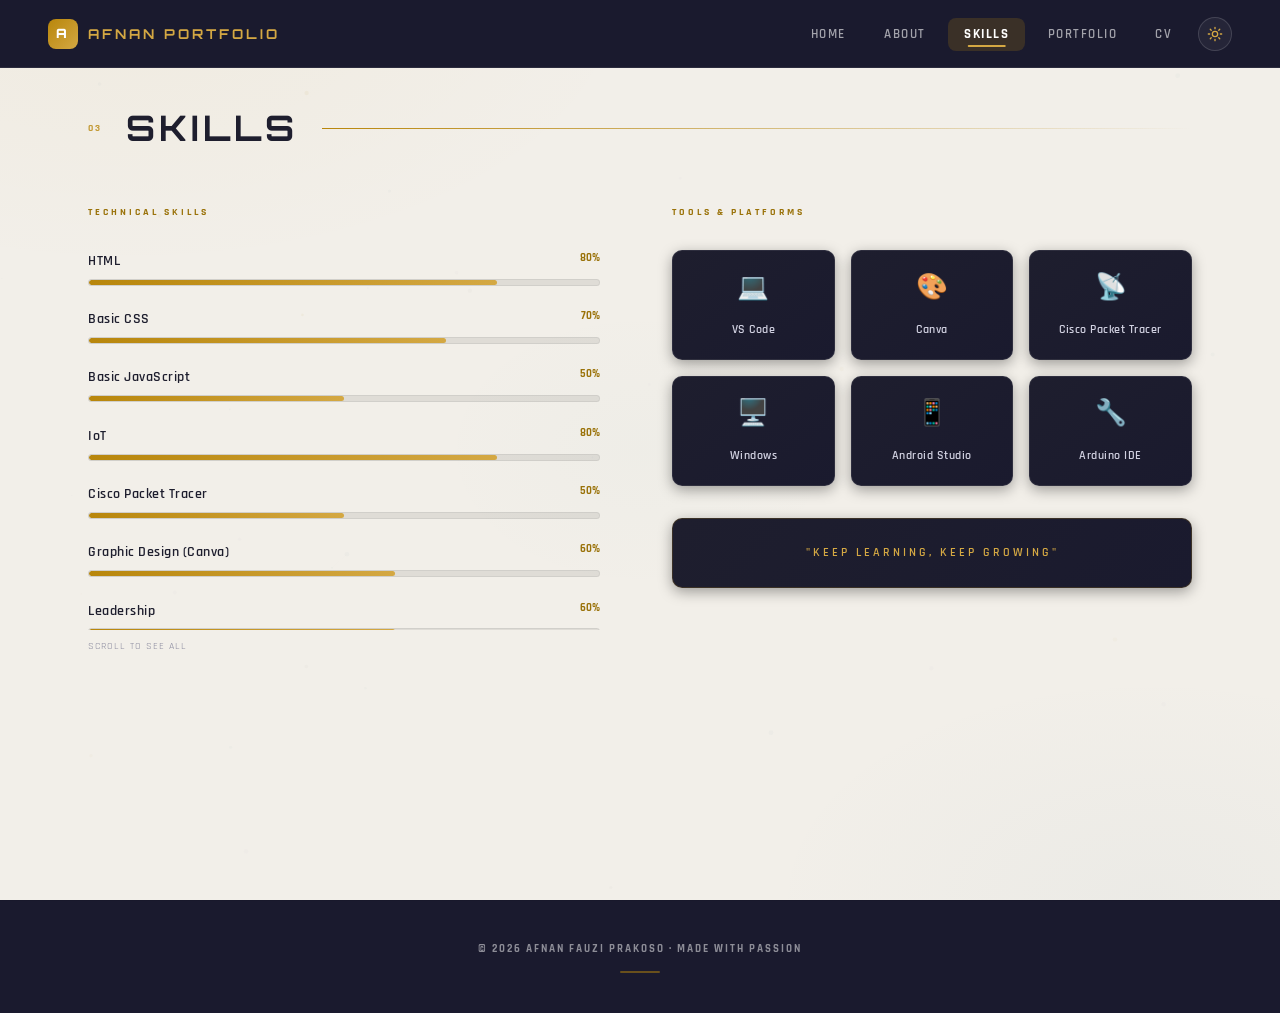
<file: skills.html>
<!DOCTYPE html>
<html lang="en">
<head>
  <meta charset="UTF-8" />
  <meta name="viewport" content="width=device-width, initial-scale=1.0" />
  <title>Afnan Fauzi Prakoso — Skills</title>
  <link rel="preconnect" href="https://fonts.googleapis.com" />
  <link rel="preconnect" href="https://fonts.gstatic.com" crossorigin />
  <link href="https://fonts.googleapis.com/css2?family=Rajdhani:wght@300;400;500;600;700&family=Orbitron:wght@400;500;600;700;800;900&family=Inter:wght@300;400;500;600;700&display=swap" rel="stylesheet" />
  <link rel="stylesheet" href="style.css" />
  <script>
    (function () {
      var t = null;
      try { t = localStorage.getItem('theme'); } catch (e) {}
      if (t !== 'light' && t !== 'dark') {
        t = window.matchMedia('(prefers-color-scheme: dark)').matches ? 'dark' : 'light';
      }
      document.documentElement.setAttribute('data-theme', t);
    })();
  </script>
</head>
<body>

  <canvas id="bgCanvas"></canvas>

  <!-- NAVBAR -->
  <nav class="navbar" id="navbar">
    <div class="nav-brand">
      <div class="nav-brand-icon">A</div>
      <span class="brand-text">AFNAN PORTFOLIO</span>
    </div>
    <button class="hamburger" id="hamburger" aria-label="Menu">
      <span></span><span></span><span></span>
    </button>
    <ul class="nav-links" id="navLinks">
      <li><a href="index.html"     class="nav-link">Home</a></li>
      <li><a href="about.html"     class="nav-link">About</a></li>
      <li><a href="skills.html"    class="nav-link active">Skills</a></li>
      <li><a href="portfolio.html" class="nav-link">Portfolio</a></li>
      <li><a href="cv.html"        class="nav-link">CV</a></li>
    </ul>
    <button class="theme-toggle" id="themeToggle" aria-label="Ganti tema terang/gelap" title="Ganti tema">
      <svg class="icon-sun" viewBox="0 0 24 24" fill="none" stroke="currentColor" stroke-width="2" stroke-linecap="round"><circle cx="12" cy="12" r="4"/><path d="M12 2v2M12 20v2M4.9 4.9l1.4 1.4M17.7 17.7l1.4 1.4M2 12h2M20 12h2M4.9 19.1l1.4-1.4M17.7 6.3l1.4-1.4"/></svg>
      <svg class="icon-moon" viewBox="0 0 24 24" fill="none" stroke="currentColor" stroke-width="2" stroke-linecap="round" stroke-linejoin="round"><path d="M21 12.8A9 9 0 1 1 11.2 3a7 7 0 0 0 9.8 9.8z"/></svg>
    </button>
  </nav>

  <!-- PAGE 3 — SKILLS -->
  <main class="page">

    <div class="section-header">
      <span class="section-number">03</span>
      <h2 class="section-title">SKILLS</h2>
      <span class="section-line"></span>
    </div>

    <div class="skills-wrapper">

      <!-- SKILL BARS -->
      <div class="skills-left">
        <h3 class="skills-subtitle">TECHNICAL SKILLS</h3>
        <div class="skill-bars" style="
          max-height: 380px;
          overflow-y: auto;
          padding-right: 8px;
          scrollbar-width: thin;
          scrollbar-color: rgba(201,162,39,0.4) rgba(255,255,255,0.05);
        ">

          <div class="skill-item fade-in">
            <div class="skill-meta">
              <span class="skill-name">HTML</span>
              <span class="skill-pct">80%</span>
            </div>
            <div class="skill-track">
              <div class="skill-fill" data-level="80"></div>
            </div>
          </div>

          <div class="skill-item fade-in">
            <div class="skill-meta">
              <span class="skill-name">Basic CSS</span>
              <span class="skill-pct">70%</span>
            </div>
            <div class="skill-track">
              <div class="skill-fill" data-level="70"></div>
            </div>
          </div>

          <div class="skill-item fade-in">
            <div class="skill-meta">
              <span class="skill-name">Basic JavaScript</span>
              <span class="skill-pct">50%</span>
            </div>
            <div class="skill-track">
              <div class="skill-fill" data-level="50"></div>
            </div>
          </div>

          <div class="skill-item fade-in">
            <div class="skill-meta">
              <span class="skill-name">IoT</span>
              <span class="skill-pct">80%</span>
            </div>
            <div class="skill-track">
              <div class="skill-fill" data-level="80"></div>
            </div>
          </div>

          <div class="skill-item fade-in">
            <div class="skill-meta">
              <span class="skill-name">Cisco Packet Tracer</span>
              <span class="skill-pct">50%</span>
            </div>
            <div class="skill-track">
              <div class="skill-fill" data-level="50"></div>
            </div>
          </div>

          <div class="skill-item fade-in">
            <div class="skill-meta">
              <span class="skill-name">Graphic Design (Canva)</span>
              <span class="skill-pct">60%</span>
            </div>
            <div class="skill-track">
              <div class="skill-fill" data-level="60"></div>
            </div>
          </div>

          <div class="skill-item fade-in">
            <div class="skill-meta">
              <span class="skill-name">Leadership</span>
              <span class="skill-pct">60%</span>
            </div>
            <div class="skill-track">
              <div class="skill-fill" data-level="60"></div>
            </div>
          </div>

          <div class="skill-item fade-in">
            <div class="skill-meta">
              <span class="skill-name">Communication</span>
              <span class="skill-pct">70%</span>
            </div>
            <div class="skill-track">
              <div class="skill-fill" data-level="70"></div>
            </div>
          </div>

          <div class="skill-item fade-in">
            <div class="skill-meta">
              <span class="skill-name">Problem Solving</span>
              <span class="skill-pct">65%</span>
            </div>
            <div class="skill-track">
              <div class="skill-fill" data-level="65"></div>
            </div>
          </div>

        </div>
        <p style="font-size:0.65rem; color:var(--text-dim); margin-top:8px; letter-spacing:1px;">SCROLL TO SEE ALL</p>
      </div>

      <!-- TOOLS GRID -->
      <div class="skills-right">
        <h3 class="skills-subtitle">TOOLS &amp; PLATFORMS</h3>
        <div class="tools-grid">
          <div class="tool-card fade-in">
            <div class="tool-icon">💻</div>
            <span>VS Code</span>
          </div>
          <div class="tool-card fade-in">
            <div class="tool-icon">🎨</div>
            <span>Canva</span>
          </div>
          <div class="tool-card fade-in">
            <div class="tool-icon">📡</div>
            <span>Cisco Packet Tracer</span>
          </div>
          <div class="tool-card fade-in">
            <div class="tool-icon">🖥️</div>
            <span>Windows</span>
          </div>
          <div class="tool-card fade-in">
            <div class="tool-icon">📱</div>
            <span>Android Studio</span>
          </div>
          <div class="tool-card fade-in">
            <div class="tool-icon">🔧</div>
            <span>Arduino IDE</span>
          </div>
        </div>

        <div class="skills-quote">
          "KEEP LEARNING, KEEP GROWING"
        </div>
      </div>

    </div>
  </main>

  <!-- FOOTER -->
  <footer class="site-footer">
    <p class="pixel-text">© 2026 AFNAN FAUZI PRAKOSO · MADE WITH PASSION</p>
    <div class="footer-divider"></div>
  </footer>

  <script src="script.js"></script>
</body>
</html>
</file>
<file: style.css>
/* ════════════════════════════════════════════════
   PERSONAL BRANDING — LIGHT ELEGANT THEME
   style.css
════════════════════════════════════════════════ */

/* ── ROOT VARIABLES ── */
:root {
  /* Warm Light Palette */
  --bg-base:       #f2efe9;
  --bg-warm:       #ece8e0;
  --bg-card:       #ffffff;
  --bg-card-hover: #fdfcfa;

  /* Gold Accent — works on light bg */
  --gold:          #b8860b;
  --gold-hover:    #9a7209;
  --gold-light:    #d4a843;
  --gold-soft:     rgba(184,134,11,0.08);
  --gold-border:   rgba(184,134,11,0.18);

  /* Secondary Accents */
  --accent-blue:   #4a7a9b;
  --accent-teal:   #3d8b8b;
  --accent-lavender: #7b6baa;
  --accent-rose:   #b06b6b;

  /* Text */
  --text:          #1e1e2e;
  --text-secondary:#52526a;
  --text-dim:      #8a8a9e;

  /* Surfaces */
  --surface:       rgba(0,0,0,0.02);
  --border:        rgba(0,0,0,0.06);
  --border-light:  rgba(0,0,0,0.04);
  --border-gold:   rgba(184,134,11,0.2);

  /* Light surface gradient (photo frame, badge) */
  --grad-frame:    linear-gradient(135deg, #e8e5de, #e2dfd7);

  /* Shadows — soft on light bg */
  --shadow-xs:     0 1px 3px rgba(0,0,0,0.04);
  --shadow-sm:     0 2px 8px rgba(0,0,0,0.06);
  --shadow-md:     0 8px 30px rgba(0,0,0,0.08);
  --shadow-lg:     0 20px 60px rgba(0,0,0,0.1);
  --shadow-card:   0 2px 12px rgba(0,0,0,0.04), 0 0 0 1px rgba(0,0,0,0.02);

  /* Typography */
  --font-heading: 'Orbitron', sans-serif;
  --font-body:    'Rajdhani', sans-serif;

  /* Spacing & Radius */
  --radius:       10px;
  --radius-lg:    14px;
  --radius-xl:    18px;
  --transition:   0.35s cubic-bezier(0.25,0.46,0.45,0.94);
  --transition-fast: 0.2s ease;
}

/* ── DARK THEME OVERRIDES ── */
html[data-theme="dark"] {
  --bg-base:       #10101c;
  --bg-warm:       #15152a;
  --bg-card:       #1c1c30;
  --bg-card-hover: #22223a;

  /* Gold — brighter for contrast on dark bg */
  --gold:          #d4a843;
  --gold-hover:    #b8860b;
  --gold-light:    #e0bd63;
  --gold-soft:     rgba(212,168,67,0.10);
  --gold-border:   rgba(212,168,67,0.28);

  --text:          #e8e8f2;
  --text-secondary:#b0b0c4;
  --text-dim:      #7a7a90;

  --surface:       rgba(255,255,255,0.04);
  --border:        rgba(255,255,255,0.08);
  --border-light:  rgba(255,255,255,0.05);
  --border-gold:   rgba(212,168,67,0.25);

  --grad-frame:    linear-gradient(135deg, #26264a, #202040);

  --shadow-xs:     0 1px 3px rgba(0,0,0,0.35);
  --shadow-sm:     0 2px 8px rgba(0,0,0,0.4);
  --shadow-md:     0 8px 30px rgba(0,0,0,0.5);
  --shadow-lg:     0 20px 60px rgba(0,0,0,0.55);
  --shadow-card:   0 2px 12px rgba(0,0,0,0.4), 0 0 0 1px rgba(255,255,255,0.04);
}

/* ── DARK THEME — lighten dark cards so they stand out ── */
html[data-theme="dark"] .about-card,
html[data-theme="dark"] .tool-card,
html[data-theme="dark"] .portfolio-card,
html[data-theme="dark"] .skills-quote {
  background: linear-gradient(135deg, #26264a, #202040);
  border-color: var(--border-gold);
}
html[data-theme="dark"] .about-card:hover,
html[data-theme="dark"] .tool-card:hover,
html[data-theme="dark"] .portfolio-card:hover {
  background: linear-gradient(135deg, #2c2c54, #262648);
}
html[data-theme="dark"] .cv-sidebar {
  background: linear-gradient(180deg, #26264a 0%, #2b2b52 100%);
  border-right-color: var(--border-gold);
}
html[data-theme="dark"] .port-img-wrap { background: #202040; }
html[data-theme="dark"] .port-img-fallback { background: linear-gradient(135deg, #202040, #1b1b36); }
html[data-theme="dark"] .port-overlay { background: rgba(16,16,28,0.78); }
html[data-theme="dark"] .cv-photo-fallback { background: #2b2b52; }

/* ── RESET ── */
*, *::before, *::after { box-sizing: border-box; margin: 0; padding: 0; }
html { scroll-behavior: smooth; font-size: 16px; }
body {
  background: var(--bg-base);
  background-image:
    radial-gradient(ellipse 80% 60% at 10% 0%, rgba(184,134,11,0.04) 0%, transparent 50%),
    radial-gradient(ellipse 60% 50% at 90% 100%, rgba(74,122,155,0.04) 0%, transparent 50%),
    radial-gradient(ellipse 40% 40% at 50% 50%, rgba(61,139,139,0.02) 0%, transparent 40%);
  background-attachment: fixed;
  color: var(--text);
  font-family: var(--font-body);
  line-height: 1.6;
  overflow-x: hidden;
  min-height: 100vh;
}
img { max-width: 100%; display: block; }
a { color: inherit; text-decoration: none; }

/* ── CANVAS BACKGROUND ── */
#bgCanvas {
  position: fixed;
  inset: 0;
  z-index: 0;
  pointer-events: none;
  opacity: 0.5;
}

/* ── UTILITY ── */
.pixel-text {
  font-family: var(--font-body);
  font-weight: 700;
  letter-spacing: 2px;
}

/* ════════════════════════════════
   NAVBAR — CLEAN & AIRY
════════════════════════════════ */
.navbar {
  position: fixed;
  top: 0; left: 0; right: 0;
  z-index: 100;
  display: flex;
  align-items: center;
  justify-content: space-between;
  padding: 0 3rem;
  height: 68px;
  background: #1a1a2e;
  border-bottom: 1px solid rgba(255,255,255,0.08);
  transition: var(--transition);
}
.navbar.scrolled {
  background: rgba(26,26,46,0.97);
  box-shadow: 0 4px 20px rgba(0,0,0,0.15);
}

.nav-brand {
  display: flex;
  align-items: center;
  gap: 0.6rem;
  font-family: var(--font-heading);
  font-weight: 700;
  font-size: 0.85rem;
  letter-spacing: 3px;
  color: var(--gold-light);
}
.nav-brand-icon {
  width: 30px;
  height: 30px;
  background: linear-gradient(135deg, var(--gold), var(--gold-light));
  border-radius: 8px;
  display: flex;
  align-items: center;
  justify-content: center;
  font-size: 0.8rem;
  color: #fff;
  font-weight: 900;
}

.nav-links {
  display: flex;
  list-style: none;
  gap: 0.4rem;
  margin-left: auto;
}
.nav-link {
  font-family: var(--font-body);
  font-size: 0.82rem;
  font-weight: 600;
  letter-spacing: 1.5px;
  padding: 0.5rem 1rem;
  border-radius: 8px;
  color: rgba(255,255,255,0.6);
  transition: var(--transition-fast);
  position: relative;
  text-transform: uppercase;
}
.nav-link::after {
  content: '';
  position: absolute;
  bottom: 4px; left: 50%; transform: translateX(-50%);
  width: 0; height: 2px;
  background: var(--gold-light);
  transition: var(--transition);
  border-radius: 2px;
}
.nav-link:hover {
  color: #fff;
  background: rgba(184,134,11,0.15);
}
.nav-link.active {
  color: #fff;
  background: rgba(184,134,11,0.2);
  font-weight: 700;
}
.nav-link:hover::after,
.nav-link.active::after { width: 50%; }

/* Theme Toggle */
.theme-toggle {
  width: 34px;
  height: 34px;
  display: inline-flex;
  align-items: center;
  justify-content: center;
  background: rgba(255,255,255,0.05);
  border: 1px solid rgba(255,255,255,0.14);
  border-radius: 50%;
  cursor: pointer;
  color: var(--gold-light);
  transition: var(--transition-fast);
  padding: 0;
  vertical-align: middle;
  margin-left: 0.6rem;
}
.theme-toggle:hover {
  border-color: var(--gold);
  color: #fff;
  background: rgba(184,134,11,0.18);
  transform: rotate(15deg);
}
.theme-toggle svg { width: 16px; height: 16px; display: block; }
.theme-toggle .icon-moon { display: none; }
html[data-theme="dark"] .theme-toggle .icon-sun { display: none; }
html[data-theme="dark"] .theme-toggle .icon-moon { display: block; }

/* Hamburger */
.hamburger {
  display: none;
  flex-direction: column;
  gap: 5px;
  background: none;
  border: none;
  cursor: pointer;
  padding: 4px;
  z-index: 110;
}
.hamburger span {
  display: block;
  width: 22px; height: 2px;
  background: var(--gold-light);
  border-radius: 2px;
  transition: var(--transition);
}
.hamburger.open span:nth-child(1) { transform: translateY(7px) rotate(45deg); }
.hamburger.open span:nth-child(2) { opacity: 0; }
.hamburger.open span:nth-child(3) { transform: translateY(-7px) rotate(-45deg); }

/* ════════════════════════════════
   PAGE BASE
════════════════════════════════ */
.page {
  position: relative;
  z-index: 1;
  min-height: 100vh;
  padding: 100px 3rem 80px;
  max-width: 1200px;
  margin: 0 auto;
  opacity: 0;
  transform: translateY(24px);
  transition: opacity 0.7s ease, transform 0.7s ease;
}
.page.show {
  opacity: 1;
  transform: translateY(0);
}
@media (max-width: 640px) {
  .page { opacity: 1; transform: none; }
}

/* Section Header */
.section-header {
  display: flex;
  align-items: center;
  gap: 1.5rem;
  margin-bottom: 3rem;
}
.section-number {
  font-size: 0.65rem;
  color: var(--gold);
  opacity: 0.8;
  font-weight: 700;
  letter-spacing: 2px;
}
.section-title {
  font-family: var(--font-heading);
  font-size: clamp(1.4rem, 3.5vw, 2.2rem);
  font-weight: 700;
  color: var(--text);
  letter-spacing: 4px;
}
.section-line {
  flex: 1;
  height: 1px;
  background: linear-gradient(90deg, var(--gold), transparent);
}

/* ════════════════════════════════
   PAGE 1 — HOME
════════════════════════════════ */
.page-home {
  display: flex;
  flex-direction: column;
  justify-content: center;
  padding-top: 68px;
}
.home-container {
  display: grid;
  grid-template-columns: 1fr 360px;
  gap: 5rem;
  align-items: center;
  min-height: 86vh;
}

/* Text side */
.greeting {
  font-size: 0.75rem;
  color: var(--gold-hover);
  letter-spacing: 5px;
  margin-bottom: 1rem;
  font-weight: 600;
}

.full-name {
  font-family: var(--font-heading);
  font-size: clamp(2rem, 5vw, 3.5rem);
  font-weight: 700;
  line-height: 1.1;
  color: var(--text);
  letter-spacing: 2px;
  margin-bottom: 0.6rem;
}
.nickname {
  font-size: 0.5em;
  color: var(--gold-hover);
  font-weight: 600;
  letter-spacing: 4px;
}

.tagline {
  font-size: clamp(0.9rem, 1.8vw, 1.05rem);
  font-weight: 500;
  color: var(--text-secondary);
  letter-spacing: 1px;
  margin-bottom: 1.4rem;
}

.bio {
  font-size: clamp(0.95rem, 1.6vw, 1.05rem);
  color: var(--text-secondary);
  max-width: 500px;
  line-height: 1.85;
  margin-bottom: 2.2rem;
}

.home-buttons {
  display: flex;
  gap: 1rem;
  flex-wrap: wrap;
  margin-bottom: 2.5rem;
}

/* Buttons */
.btn {
  font-family: var(--font-body);
  font-size: 0.85rem;
  font-weight: 600;
  letter-spacing: 2px;
  padding: 0.8rem 1.8rem;
  border-radius: var(--radius);
  cursor: pointer;
  transition: var(--transition);
  border: none;
  display: inline-block;
  text-transform: uppercase;
}
.btn-primary {
  background: linear-gradient(135deg, var(--gold-hover), var(--gold), var(--gold-light));
  color: #fff;
  box-shadow: 0 4px 16px rgba(184,134,11,0.3);
}
.btn-primary:hover {
  transform: translateY(-2px);
  box-shadow: 0 6px 24px rgba(184,134,11,0.4);
}
.btn-outline {
  background: transparent;
  color: var(--gold-hover);
  border: 1.5px solid var(--gold-border);
}
.btn-outline:hover {
  background: rgba(184,134,11,0.1);
  border-color: var(--gold);
  transform: translateY(-2px);
}

.dots-row {
  display: flex;
  gap: 0.5rem;
  align-items: center;
}
.dot {
  width: 7px; height: 7px;
  background: var(--gold-hover);
  border-radius: 50%;
  opacity: 0.5;
  animation: dotPulse 2s ease-in-out infinite;
}
.dot:nth-child(2) { animation-delay: 0.2s; }
.dot:nth-child(3) { animation-delay: 0.4s; }
.dot:nth-child(4) { animation-delay: 0.6s; }
.dot:nth-child(5) { animation-delay: 0.8s; }
@keyframes dotPulse {
  0%,100% { transform: scale(1); opacity: 0.5; }
  50%     { transform: scale(0.6); opacity: 0.25; }
}

/* Photo side */
.home-photo {
  display: flex;
  flex-direction: column;
  align-items: center;
  gap: 1.2rem;
}
.photo-frame {
  position: relative;
  width: 280px;
  height: 340px;
}
.photo-inner {
  width: 100%; height: 100%;
  border-radius: var(--radius-xl);
  overflow: hidden;
  background: var(--grad-frame);
  display: flex;
  align-items: center;
  justify-content: center;
  border: 1px solid var(--border);
  box-shadow: var(--shadow-md);
}
.profile-photo {
  width: 100%; height: 100%;
  object-fit: cover;
  object-position: top;
  border-radius: var(--radius-xl);
}
.photo-fallback {
  position: absolute;
  inset: 0;
  display: flex;
  flex-direction: column;
  align-items: center;
  justify-content: center;
  gap: 0.5rem;
  font-size: 0.75rem;
  color: var(--text-dim);
  z-index: -1;
}

/* Elegant corner accents */
.frame-corner {
  position: absolute;
  width: 22px; height: 22px;
  border-color: var(--gold);
  border-style: solid;
  opacity: 0.4;
}
.frame-corner.tl { top: -5px; left: -5px; border-width: 2px 0 0 2px; border-radius: 5px 0 0 0; }
.frame-corner.tr { top: -5px; right: -5px; border-width: 2px 2px 0 0; border-radius: 0 5px 0 0; }
.frame-corner.bl { bottom: -5px; left: -5px; border-width: 0 0 2px 2px; border-radius: 0 0 0 5px; }
.frame-corner.br { bottom: -5px; right: -5px; border-width: 0 2px 2px 0; border-radius: 0 0 5px 0; }

/* Info Badge */
.score-badge {
  background: var(--grad-frame);
  border: 1px solid var(--border);
  border-radius: var(--radius);
  padding: 0.6rem 1.6rem;
  display: flex;
  flex-direction: column;
  align-items: center;
  gap: 0.2rem;
  box-shadow: var(--shadow-sm);
}
.score-badge .pixel-text { font-size: 0.6rem; color: var(--text-dim); letter-spacing: 3px; }
.score-val {
  font-family: var(--font-heading);
  font-size: 0.85rem;
  font-weight: 700;
  color: var(--gold);
  letter-spacing: 3px;
}

.scroll-hint {
  text-align: center;
  font-size: 0.65rem;
  color: var(--text-dim);
  animation: gentleBounce 2.5s ease-in-out infinite;
  margin-top: 2rem;
  letter-spacing: 3px;
}
@keyframes gentleBounce {
  0%,100% { transform: translateY(0); opacity: 0.3; }
  50%     { transform: translateY(4px); opacity: 0.7; }
}

/* ════════════════════════════════
   PAGE 2 — ABOUT
════════════════════════════════ */
.about-grid {
  display: grid;
  grid-template-columns: repeat(auto-fill, minmax(310px, 1fr));
  gap: 1.4rem;
}
.about-card {
  background: linear-gradient(135deg, #1e1e2e 0%, #1a1a2e 100%);
  border: 1px solid rgba(255,255,255,0.08);
  border-radius: var(--radius-lg);
  padding: 1.8rem;
  transition: var(--transition);
  position: relative;
  overflow: hidden;
  box-shadow: 0 4px 16px rgba(0,0,0,0.4);
}
.about-card::before {
  content: '';
  position: absolute;
  top: 0; left: 0; right: 0;
  height: 2px;
  background: linear-gradient(90deg, transparent, var(--gold-border), transparent);
  opacity: 0;
  transition: var(--transition);
}
.about-card:hover {
  border-color: var(--border-gold);
  transform: translateY(-3px);
  box-shadow: 0 8px 25px rgba(0,0,0,0.5);
  background: linear-gradient(135deg, #1c1c30 0%, #181830 100%);
}
.about-card:hover::before { opacity: 1; }

.card-icon { font-size: 1.6rem; margin-bottom: 0.7rem; }
.card-title {
  font-size: 0.65rem;
  color: var(--gold-light);
  letter-spacing: 3px;
  margin-bottom: 0.9rem;
  font-weight: 700;
}
.card-body {
  font-size: 0.92rem;
  color: #c8c8d8;
  line-height: 1.75;
}
.card-body p { margin-bottom: 0.5rem; }
.card-body strong { color: #ffffff; }

.edu-item {
  display: flex;
  flex-direction: column;
  margin-bottom: 1rem;
  padding-left: 1rem;
  border-left: 2px solid var(--gold-border);
}
.edu-year {
  font-size: 0.7rem;
  color: var(--gold-hover);
  margin-bottom: 0.2rem;
  font-weight: 600;
  letter-spacing: 1px;
}
.edu-item strong { font-size: 0.92rem; color: #ffffff; }
.edu-item span   { font-size: 0.82rem; color: #c8c8d8; }

.hobi-list { display: flex; flex-wrap: wrap; gap: 0.5rem; }
.hobi-tag {
  font-family: var(--font-body);
  font-size: 0.78rem;
  font-weight: 600;
  padding: 0.3rem 0.8rem;
  border-radius: 6px;
  background: rgba(184,134,11,0.25);
  border: 1px solid rgba(184,134,11,0.4);
  color: var(--gold-light);
  transition: var(--transition-fast);
}
.hobi-tag:hover { background: rgba(184,134,11,0.35); }
.hobi-tag.interest { background: rgba(74,122,155,0.25); border-color: rgba(74,122,155,0.4); color: #8ab8d8; }
.hobi-tag.interest:hover { background: rgba(74,122,155,0.35); }
.hobi-tag.soft     { background: rgba(61,139,139,0.25); border-color: rgba(61,139,139,0.4); color: #7ec8c8; }
.hobi-tag.soft:hover { background: rgba(61,139,139,0.35); }
.hobi-tag.hard     { background: rgba(123,107,170,0.25); border-color: rgba(123,107,170,0.4); color: #b0a0d8; }
.hobi-tag.hard:hover { background: rgba(123,107,170,0.35); }

.kelebihan-label {
  font-size: 0.65rem;
  color: #9a9ab0;
  letter-spacing: 2px;
  margin-bottom: 0.5rem;
  font-weight: 600;
}

/* ════════════════════════════════
   PAGE 3 — SKILLS
════════════════════════════════ */
.skills-wrapper {
  display: grid;
  grid-template-columns: 1fr 1fr;
  gap: 4rem;
  align-items: start;
}
.skills-subtitle {
  font-size: 0.65rem;
  color: var(--gold-hover);
  letter-spacing: 3px;
  margin-bottom: 1.8rem;
  font-weight: 700;
}

/* Skill Bars */
.skill-item { margin-bottom: 1.4rem; }
.skill-meta {
  display: flex;
  justify-content: space-between;
  margin-bottom: 0.4rem;
}
.skill-name {
  font-family: var(--font-body);
  font-size: 0.88rem;
  font-weight: 600;
  letter-spacing: 0.5px;
  color: var(--text);
}
.skill-pct {
  font-size: 0.68rem;
  color: var(--gold-hover);
  font-weight: 700;
}
.skill-track {
  width: 100%;
  height: 7px;
  background: rgba(0,0,0,0.08);
  border-radius: 6px;
  border: 1px solid rgba(0,0,0,0.06);
  overflow: hidden;
}
.skill-fill {
  height: 100%;
  width: 0;
  border-radius: 6px;
  background: linear-gradient(90deg, var(--gold), var(--gold-light));
  transition: width 1.4s cubic-bezier(0.25,0.46,0.45,0.94);
}

/* Tools Grid */
.tools-grid {
  display: grid;
  grid-template-columns: repeat(3, 1fr);
  gap: 1rem;
  margin-bottom: 2rem;
}
.tool-card {
  background: linear-gradient(145deg, #1e1e2e, #1a1a2e);
  border: 1px solid rgba(255,255,255,0.08);
  border-radius: var(--radius);
  padding: 1.1rem 0.7rem;
  text-align: center;
  transition: var(--transition);
  cursor: default;
  box-shadow: 0 4px 14px rgba(0,0,0,0.35);
}
.tool-card:hover {
  border-color: var(--border-gold);
  transform: translateY(-3px);
  box-shadow: 0 8px 24px rgba(0,0,0,0.45);
  background: linear-gradient(145deg, #1c1c30, #181830);
}
.tool-icon { font-size: 1.6rem; margin-bottom: 0.4rem; }
.tool-card span {
  font-family: var(--font-body);
  font-size: 0.75rem;
  font-weight: 600;
  color: #d0d0e0;
  letter-spacing: 0.5px;
}

.skills-quote {
  font-size: 0.72rem;
  color: var(--gold-light);
  text-align: center;
  line-height: 2;
  letter-spacing: 3px;
  padding: 1.4rem;
  border: 1px solid var(--border-gold);
  border-radius: var(--radius);
  background: linear-gradient(135deg, #1e1e2e, #1a1a2e);
  font-weight: 600;
  box-shadow: 0 4px 14px rgba(0,0,0,0.35);
}

/* ════════════════════════════════
   PAGE 4 — PORTFOLIO
════════════════════════════════ */
.portfolio-grid {
  display: grid;
  grid-template-columns: repeat(auto-fill, minmax(320px, 1fr));
  gap: 1.8rem;
}
.portfolio-card {
  background: linear-gradient(160deg, #1e1e2e, #1a1a2e);
  border: 1px solid rgba(255,255,255,0.08);
  border-radius: var(--radius-lg);
  overflow: hidden;
  transition: var(--transition);
  box-shadow: 0 4px 16px rgba(0,0,0,0.4);
}
.portfolio-card:hover {
  transform: translateY(-5px);
  box-shadow: 0 12px 35px rgba(0,0,0,0.5);
  border-color: var(--border-gold);
  background: linear-gradient(160deg, #1c1c30, #181830);
}

.port-img-wrap {
  position: relative;
  height: 200px;
  overflow: hidden;
  background: #15152a;
}
.port-img {
  width: 100%; height: 100%;
  object-fit: cover;
  transition: transform 0.5s ease;
}
.portfolio-card:hover .port-img { transform: scale(1.04); }

.port-img-fallback {
  position: absolute;
  inset: 0;
  display: flex;
  align-items: center;
  justify-content: center;
  background: linear-gradient(135deg, #15152a, #121228);
  z-index: 0;
}
.port-img-fallback .pixel-text {
  font-size: 0.7rem;
  color: #7a7a90;
  letter-spacing: 3px;
}
.port-img { position: relative; z-index: 1; }

.port-overlay {
  position: absolute;
  inset: 0;
  background: rgba(30,30,46,0.75);
  backdrop-filter: blur(4px);
  display: flex;
  align-items: center;
  justify-content: center;
  opacity: 0;
  transition: var(--transition);
  z-index: 2;
}
.portfolio-card:hover .port-overlay { opacity: 1; }
@media (hover: none) {
  .port-overlay { opacity: 1; background: rgba(30,30,46,0.4); }
}
.port-link-btn {
  font-size: 0.68rem;
  padding: 0.65rem 1.5rem;
  background: var(--gold);
  color: #fff;
  border-radius: var(--radius);
  letter-spacing: 2px;
  transition: var(--transition);
  font-weight: 700;
}
.port-link-btn:hover {
  background: var(--gold-hover);
  transform: scale(1.03);
}

.port-info { padding: 1.4rem; }
.port-tag {
  font-size: 0.62rem;
  color: var(--gold-light);
  letter-spacing: 1px;
  background: rgba(184,134,11,0.25);
  padding: 0.22rem 0.65rem;
  border-radius: 5px;
  border: 1px solid rgba(184,134,11,0.4);
  font-weight: 600;
}
.port-title {
  font-family: var(--font-heading);
  font-size: 1rem;
  font-weight: 700;
  color: #ffffff;
  margin: 0.6rem 0 0.4rem;
  letter-spacing: 1px;
}
.port-desc {
  font-size: 0.88rem;
  color: #c8c8d8;
  line-height: 1.6;
  margin-bottom: 0.9rem;
}
.port-ext-link {
  font-family: var(--font-body);
  font-size: 0.78rem;
  font-weight: 600;
  color: var(--gold-light);
  letter-spacing: 1px;
  transition: var(--transition-fast);
}
.port-ext-link:hover { color: #d4a843; }

/* ════════════════════════════════
   PAGE 5 — CV
════════════════════════════════ */
.cv-actions {
  margin-bottom: 2rem;
  display: flex;
  justify-content: flex-end;
}

.cv-wrap {
  display: grid;
  grid-template-columns: 240px 1fr;
  border-radius: var(--radius-lg);
  overflow: hidden;
  border: 1px solid var(--border);
  box-shadow: var(--shadow-lg);
  background: var(--bg-card);
  max-width: 900px;
  margin: 0 auto;
}

/* CV Sidebar */
.cv-sidebar {
  background: linear-gradient(180deg, #1a1a2e 0%, #252542 100%);
  padding: 2rem 1.5rem;
  border-right: 1px solid var(--border);
  display: flex;
  flex-direction: column;
  gap: 1.6rem;
}

.cv-photo-wrap {
  display: flex;
  justify-content: center;
  margin-bottom: 0.5rem;
}
.cv-photo {
  width: 110px; height: 130px;
  object-fit: cover;
  object-position: top;
  border-radius: var(--radius);
  border: 2px solid rgba(184,134,11,0.3);
}
.cv-photo-fallback {
  width: 110px; height: 130px;
  border-radius: var(--radius);
  border: 2px solid rgba(184,134,11,0.3);
  display: flex;
  align-items: center;
  justify-content: center;
  font-size: 0.65rem;
  color: #8a8a9e;
  background: #1e1e32;
}

.cv-sec-title {
  font-size: 0.62rem;
  color: var(--gold-light);
  letter-spacing: 3px;
  margin-bottom: 0.8rem;
  font-weight: 700;
  border-bottom: 1px solid rgba(184,134,11,0.2);
  padding-bottom: 0.4rem;
}

.cv-contact-list { list-style: none; }
.cv-contact-list li {
  display: flex;
  align-items: flex-start;
  gap: 0.5rem;
  font-size: 0.8rem;
  color: #b0b0c4;
  margin-bottom: 0.6rem;
  line-height: 1.4;
  word-break: break-all;
}
.cv-icon { font-size: 0.82rem; flex-shrink: 0; margin-top: 0.1rem; }

.cv-skill-list { display: flex; flex-direction: column; gap: 0.6rem; }
.cv-skill-item {
  display: flex;
  justify-content: space-between;
  align-items: center;
  font-size: 0.8rem;
  color: #b0b0c4;
}
.cv-skill-dots { display: flex; gap: 3px; }
.dot-fill, .dot-empty {
  width: 8px; height: 8px;
  border-radius: 50%;
  border: 1px solid rgba(184,134,11,0.3);
}
.dot-fill { background: var(--gold-light); }
.dot-empty { background: transparent; }

.cv-quote-box {
  margin-top: auto;
  padding: 1rem;
  border: 1px solid rgba(184,134,11,0.2);
  border-radius: var(--radius);
  font-size: 0.75rem;
  font-style: italic;
  color: var(--gold-light);
  text-align: center;
  line-height: 1.6;
  background: rgba(184,134,11,0.06);
}

/* CV Main */
.cv-main { padding: 2.5rem 2rem; }

.cv-header-main {
  border-bottom: 2px solid var(--border);
  padding-bottom: 1.2rem;
  margin-bottom: 1.8rem;
}
.cv-name {
  font-family: var(--font-heading);
  font-size: 1.7rem;
  font-weight: 700;
  color: var(--text);
  letter-spacing: 3px;
  line-height: 1;
}
.cv-role {
  font-family: var(--font-body);
  font-size: 0.8rem;
  font-weight: 600;
  color: var(--gold);
  letter-spacing: 2px;
  margin-top: 0.4rem;
}

.cv-section-main { margin-bottom: 1.8rem; }
.cv-main-title {
  font-family: var(--font-body);
  font-size: 0.72rem;
  font-weight: 700;
  letter-spacing: 3px;
  color: var(--gold);
  text-transform: uppercase;
  margin-bottom: 0.8rem;
  padding-bottom: 0.4rem;
  border-bottom: 1px solid var(--border-gold);
}
.cv-text {
  font-size: 0.88rem;
  color: var(--text-secondary);
  line-height: 1.75;
}

.cv-table { width: 100%; border-collapse: collapse; font-size: 0.86rem; }
.cv-table tr td { padding: 0.3rem 0.6rem; color: var(--text-secondary); vertical-align: top; }
.cv-td-label { color: var(--text); font-weight: 600; white-space: nowrap; }

/* Timeline */
.cv-timeline { padding-left: 0; }
.cv-tl-item {
  display: flex;
  gap: 1rem;
  margin-bottom: 1.2rem;
  position: relative;
}
.cv-tl-dot {
  width: 9px; height: 9px;
  border-radius: 50%;
  background: var(--gold);
  flex-shrink: 0;
  margin-top: 0.35rem;
  position: relative;
}
.cv-tl-dot::after {
  content: '';
  position: absolute;
  top: 9px; left: 50%;
  transform: translateX(-50%);
  width: 1px; height: calc(100% + 1.2rem);
  background: var(--border);
}
.cv-tl-item:last-child .cv-tl-dot::after { display: none; }

.cv-tl-period {
  font-size: 0.62rem;
  color: var(--gold);
  letter-spacing: 1px;
  margin-bottom: 0.2rem;
  font-weight: 600;
}
.cv-tl-inst {
  font-family: var(--font-body);
  font-size: 0.88rem;
  font-weight: 700;
  color: var(--text);
}
.cv-tl-desc { font-size: 0.8rem; color: var(--text-secondary); }

.cv-footer-sign {
  margin-top: 2rem;
  display: flex;
  justify-content: flex-end;
}
.sign-block {
  text-align: center;
  font-size: 0.82rem;
  color: var(--text-secondary);
}
.sign-space { height: 56px; }
.sign-block strong { color: var(--text); }

/* ════════════════════════════════
   FOOTER
════════════════════════════════ */
.site-footer {
  position: relative;
  z-index: 1;
  text-align: center;
  padding: 2.5rem 2rem;
  border-top: 1px solid rgba(0,0,0,0.06);
  background: #1a1a2e;
}
.site-footer .pixel-text {
  font-size: 0.68rem;
  color: rgba(255,255,255,0.5);
  letter-spacing: 2px;
}
.footer-divider {
  width: 40px;
  height: 2px;
  background: rgba(184,134,11,0.5);
  margin: 0.8rem auto 0;
  border-radius: 2px;
}

/* ════════════════════════════════
   PRINT STYLES
════════════════════════════════ */
@media print {
  #bgCanvas, .navbar, .cv-actions, .scroll-hint,
  #home, #about, #skills, #portfolio, .site-footer { display: none !important; }
  #cv { padding: 0 !important; display: block !important; }
  .section-header { display: none !important; }
  .cv-wrap {
    display: grid !important;
    grid-template-columns: 200px 1fr !important;
    border: none !important;
    box-shadow: none !important;
  }
  body { background: #fff !important; color: #111 !important; }
  .cv-sidebar { background: #f5f5f5 !important; border-right: 1px solid #ddd !important; }
  .cv-main { background: #fff !important; }
  .cv-text, .cv-table tr td, .cv-tl-desc, .cv-tl-period, .cv-contact-list li { color: #333 !important; }
  .cv-name, .cv-tl-inst, .cv-td-label { color: #000 !important; }
  .cv-sec-title, .cv-main-title, .cv-role { color: #1a1a3e !important; }
}

/* ════════════════════════════════
   RESPONSIVE — TABLET
════════════════════════════════ */
@media (max-width: 900px) {
  .home-container {
    grid-template-columns: 1fr;
    text-align: center;
    gap: 3rem;
    min-height: auto;
    padding-top: 2rem;
  }
  .home-photo { order: -1; }
  .bio { margin: 0 auto 2rem; }
  .home-buttons { justify-content: center; }
  .dots-row { justify-content: center; }

  .skills-wrapper { grid-template-columns: 1fr; gap: 3rem; }

  .cv-wrap { grid-template-columns: 1fr; }
  .cv-sidebar { border-right: none; border-bottom: 1px solid var(--border); }
}

/* ════════════════════════════════
   RESPONSIVE — MOBILE
════════════════════════════════ */
@media (max-width: 640px) {
  .navbar { padding: 0 1.5rem; }
  .hamburger { display: flex; margin-left: auto; }
  .nav-links {
    position: fixed;
    top: 68px; left: 0; right: 0;
    flex-direction: column;
    background: rgba(26,26,46,0.98);
    backdrop-filter: blur(20px);
    padding: 1.2rem;
    gap: 0.4rem;
    transform: translateY(-120%);
    opacity: 0;
    transition: var(--transition);
    border-bottom: 1px solid rgba(255,255,255,0.08);
  }
  .nav-links.open { transform: translateY(0); opacity: 1; }
  .nav-link { padding: 0.7rem 1rem; font-size: 0.78rem; }

  .page { padding: 85px 1.2rem 50px; }

  .photo-frame { width: 200px; height: 250px; }

  .about-grid { grid-template-columns: 1fr; }

  .tools-grid { grid-template-columns: repeat(2, 1fr); }

  .portfolio-grid { grid-template-columns: 1fr; }

  .cv-wrap { grid-template-columns: 1fr; }

  .section-title { font-size: 1.2rem; }
}

/* ════════════════════════════════
   SCROLL ANIMATIONS
════════════════════════════════ */
.fade-in {
  opacity: 0;
  transform: translateY(18px);
  transition: opacity 0.6s ease, transform 0.6s ease;
}
.fade-in.visible {
  opacity: 1;
  transform: translateY(0);
}

/* ════════════════════════════════
   ADDITIONAL EFFECTS
════════════════════════════════ */

/* Subtle hover glow for buttons */
.btn-primary::before {
  content: '';
  position: absolute;
  inset: -2px;
  background: linear-gradient(135deg, var(--gold), var(--gold-light));
  border-radius: inherit;
  opacity: 0;
  z-index: -1;
  transition: var(--transition);
  filter: blur(10px);
}
.btn-primary { position: relative; z-index: 1; }
.btn-primary:hover::before { opacity: 0.25; }

/* Elegant scrollbar */
::-webkit-scrollbar { width: 6px; }
::-webkit-scrollbar-track { background: var(--bg-base); }
::-webkit-scrollbar-thumb { background: var(--gold-border); border-radius: 3px; }
::-webkit-scrollbar-thumb:hover { background: var(--gold); }

/* Selection color */
::selection {
  background: rgba(184,134,11,0.2);
  color: var(--text);
}
</file>
